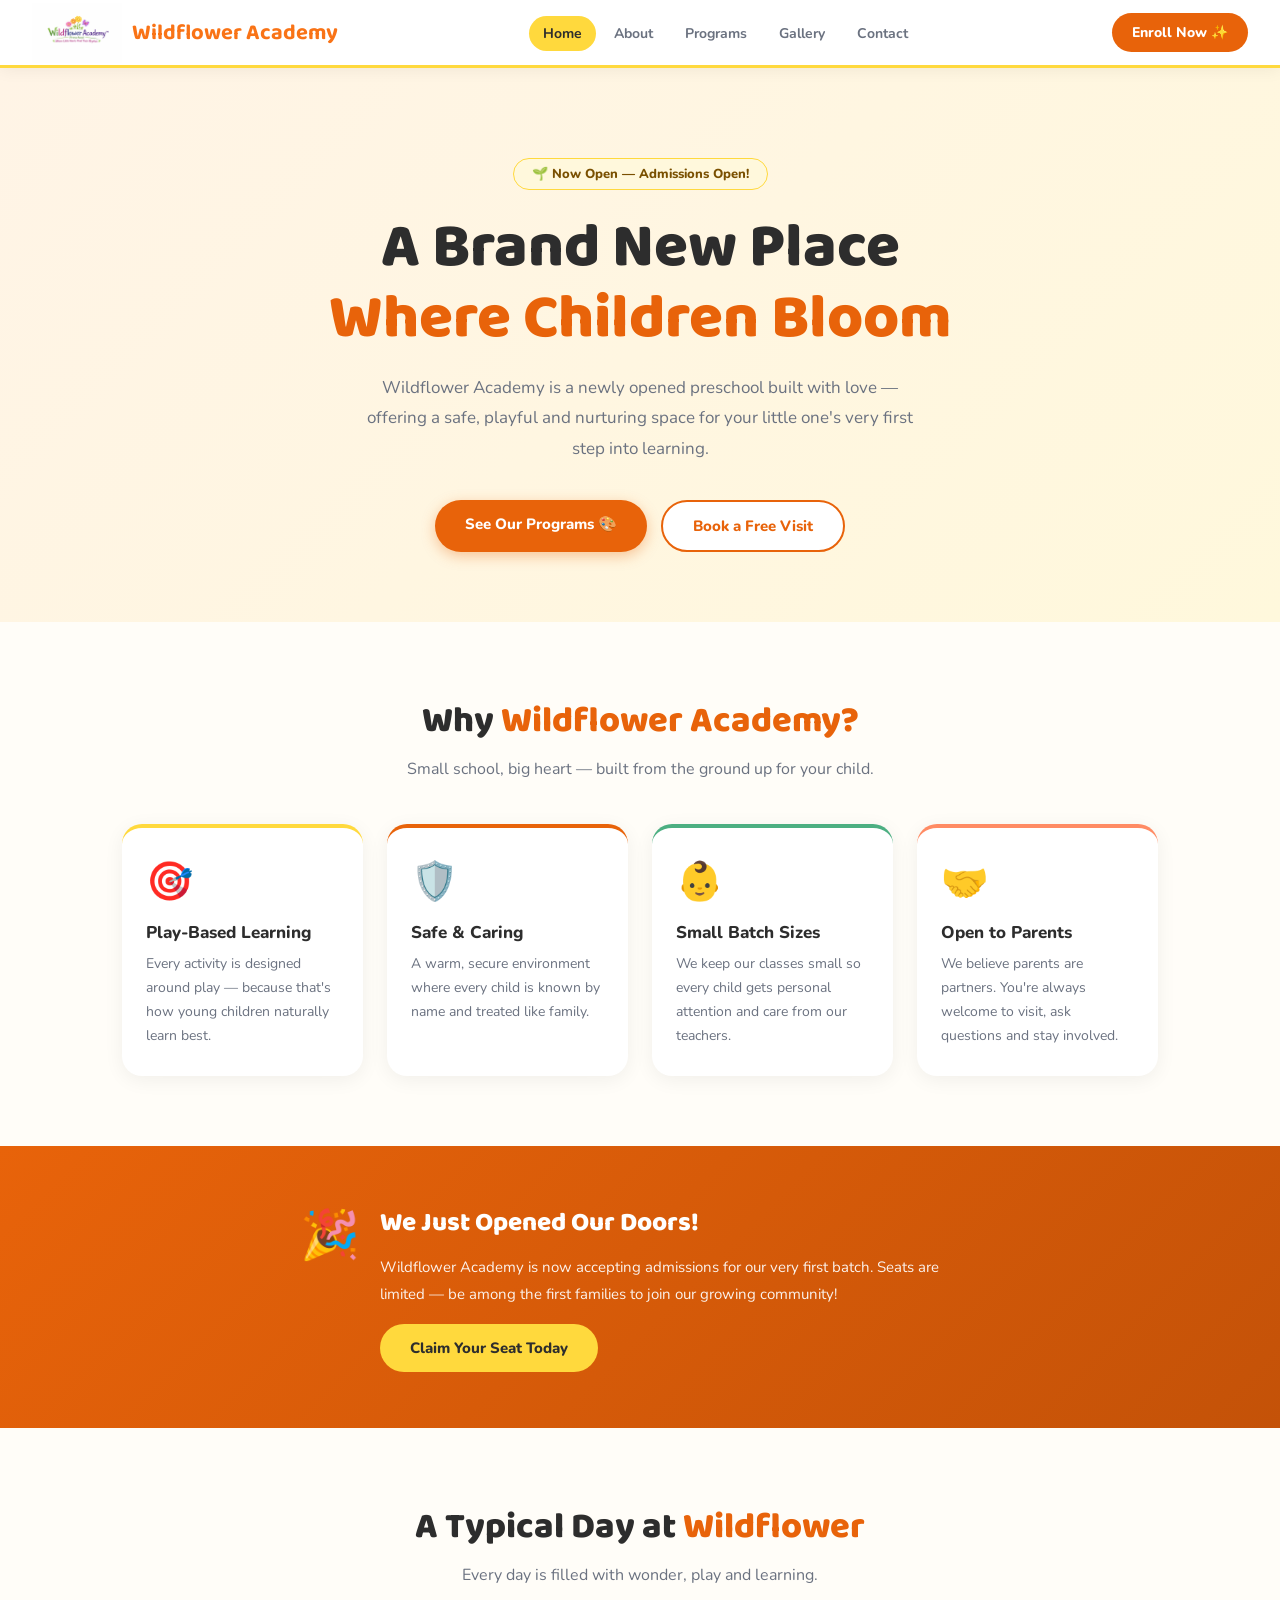
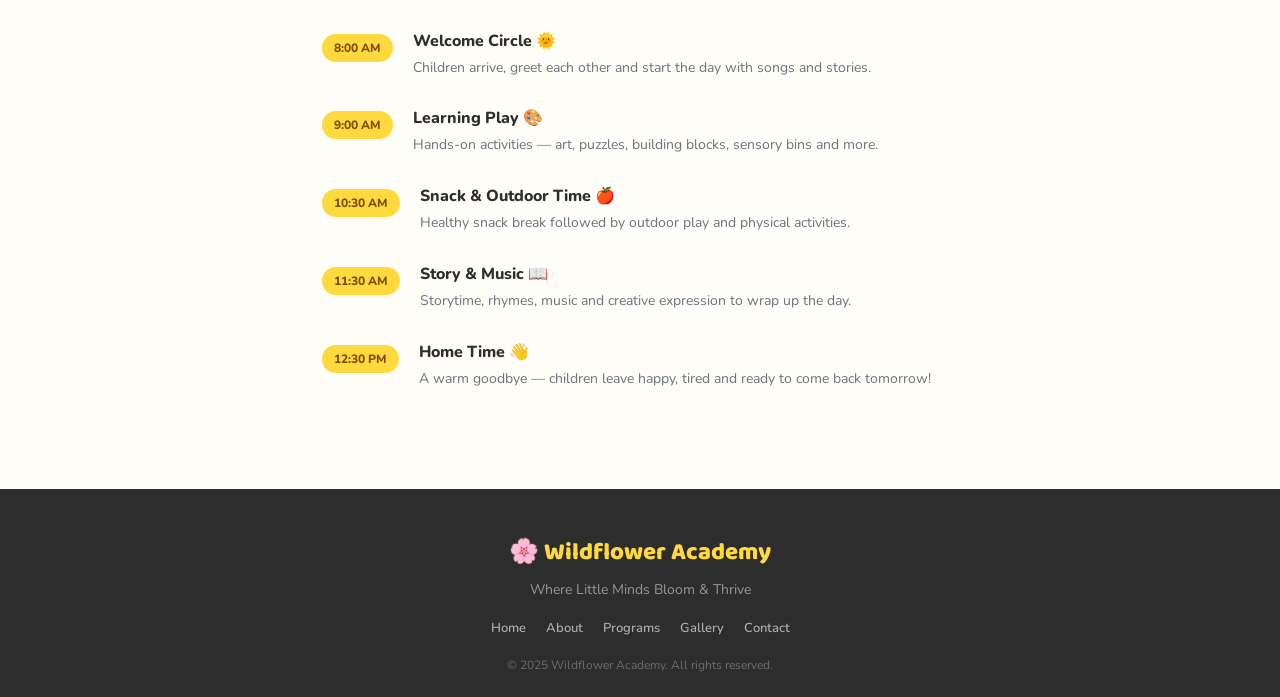
<file: index.html>
<!DOCTYPE html>
<html lang="en">
<head>
  <meta charset="UTF-8" />
  <meta name="viewport" content="width=device-width, initial-scale=1.0" />
  <title>Wildflower Academy – Preschool</title>
  <!-- SEO -->
<meta name="description" content="Wildflower Academy is a new preschool offering Playgroup, Nursery, Jr. KG, Sr. KG and Daycare. A safe, playful and nurturing start for your child." />
<meta name="keywords" content="preschool, playgroup, nursery, junior kg, senior kg, daycare, YOUR CITY preschool, Wildflower Academy" />
<meta name="author" content="Wildflower Academy" />
<meta property="og:title" content="Wildflower Academy – Preschool" />
<meta property="og:description" content="A joyful new preschool where little minds bloom and thrive. Now enrolling!" />
<meta property="og:type" content="website" />
<meta property="og:url" content="https://wildfloweracademy.in" />
<link rel="canonical" href="https://wildfloweracademy.in" />
  <link href="https://fonts.googleapis.com/css2?family=Baloo+2:wght@400;600;700;800&family=Nunito:wght@400;600;700;800&display=swap" rel="stylesheet" />
  <link rel="stylesheet" href="style.css" />
</head>
<body>

  <!-- NAVBAR -->
  <nav class="navbar">
    <div class="nav-logo">
    <div style="display:flex;align-items:center;gap:10px;">
  <img src="Logo.png" alt="Wildflower Academy" style="height:60px;">
  <span style="font-size:22px;font-weight:700;color:#f97316;">
    Wildflower Academy
  </span>
</div>
    </div>
    <ul class="nav-links">
      <li><a href="index.html" class="active">Home</a></li>
      <li><a href="about.html">About</a></li>
      <li><a href="programs.html">Programs</a></li>
      <li><a href="gallery.html">Gallery</a></li>
      <li><a href="contact.html">Contact</a></li>
    </ul>
    <a href="contact.html" class="nav-cta">Enroll Now ✨</a>
    <button class="hamburger" id="hamburger">&#9776;</button>
  </nav>

  <!-- HERO -->
  <section class="hero">
    <div class="hero-content">
      <span class="hero-badge">🌱 Now Open — Admissions Open!</span>
      <h1>A Brand New Place<br><span>Where Children Bloom</span></h1>
      <p>Wildflower Academy is a newly opened preschool built with love — offering a safe, playful and nurturing space for your little one's very first step into learning.</p>
      <div class="hero-buttons">
        <a href="programs.html" class="btn-primary">See Our Programs 🎨</a>
        <a href="contact.html" class="btn-secondary">Book a Free Visit</a>
      </div>
    </div>
  </section>

  <!-- WHY US -->
  <section class="features">
    <h2 class="section-title">Why <span>Wildflower Academy?</span></h2>
    <p class="section-sub">Small school, big heart — built from the ground up for your child.</p>
    <div class="features-grid">
      <div class="feature-card">
        <span class="feature-icon">🎯</span>
        <h3>Play-Based Learning</h3>
        <p>Every activity is designed around play — because that's how young children naturally learn best.</p>
      </div>
      <div class="feature-card">
        <span class="feature-icon">🛡️</span>
        <h3>Safe & Caring</h3>
        <p>A warm, secure environment where every child is known by name and treated like family.</p>
      </div>
      <div class="feature-card">
        <span class="feature-icon">👶</span>
        <h3>Small Batch Sizes</h3>
        <p>We keep our classes small so every child gets personal attention and care from our teachers.</p>
      </div>
      <div class="feature-card">
        <span class="feature-icon">🤝</span>
        <h3>Open to Parents</h3>
        <p>We believe parents are partners. You're always welcome to visit, ask questions and stay involved.</p>
      </div>
    </div>
  </section>

  <!-- OPENING ANNOUNCEMENT -->
  <section class="announcement">
    <div class="announcement-inner">
      <span class="announce-icon">🎉</span>
      <div>
        <h3>We Just Opened Our Doors!</h3>
        <p>Wildflower Academy is now accepting admissions for our very first batch. Seats are limited — be among the first families to join our growing community!</p>
        <a href="contact.html" class="btn-primary" style="margin-top: 16px; display: inline-block;">Claim Your Seat Today</a>
      </div>
    </div>
  </section>

  <!-- WHAT TO EXPECT -->
  <section class="expect">
    <h2 class="section-title">A Typical Day at <span>Wildflower</span></h2>
    <p class="section-sub">Every day is filled with wonder, play and learning.</p>
    <div class="timeline">
      <div class="timeline-item">
        <span class="time-badge">8:00 AM</span>
        <div class="time-content">
          <h4>Welcome Circle 🌞</h4>
          <p>Children arrive, greet each other and start the day with songs and stories.</p>
        </div>
      </div>
      <div class="timeline-item">
        <span class="time-badge">9:00 AM</span>
        <div class="time-content">
          <h4>Learning Play 🎨</h4>
          <p>Hands-on activities — art, puzzles, building blocks, sensory bins and more.</p>
        </div>
      </div>
      <div class="timeline-item">
        <span class="time-badge">10:30 AM</span>
        <div class="time-content">
          <h4>Snack & Outdoor Time 🍎</h4>
          <p>Healthy snack break followed by outdoor play and physical activities.</p>
        </div>
      </div>
      <div class="timeline-item">
        <span class="time-badge">11:30 AM</span>
        <div class="time-content">
          <h4>Story & Music 📖</h4>
          <p>Storytime, rhymes, music and creative expression to wrap up the day.</p>
        </div>
      </div>
      <div class="timeline-item">
        <span class="time-badge">12:30 PM</span>
        <div class="time-content">
          <h4>Home Time 👋</h4>
          <p>A warm goodbye — children leave happy, tired and ready to come back tomorrow!</p>
        </div>
      </div>
    </div>
  </section>

  <!-- FOOTER -->
  <footer class="footer">
    <div class="footer-logo">🌸 Wildflower Academy</div>
    <p class="footer-tagline">Where Little Minds Bloom & Thrive</p>
    <div class="footer-links">
      <a href="index.html">Home</a>
      <a href="about.html">About</a>
      <a href="programs.html">Programs</a>
      <a href="gallery.html">Gallery</a>
      <a href="contact.html">Contact</a>
    </div>
    <p class="footer-copy">© 2025 Wildflower Academy. All rights reserved.</p>
  </footer>

  <script src="script.js"></script>
</body>
</html>
</file>
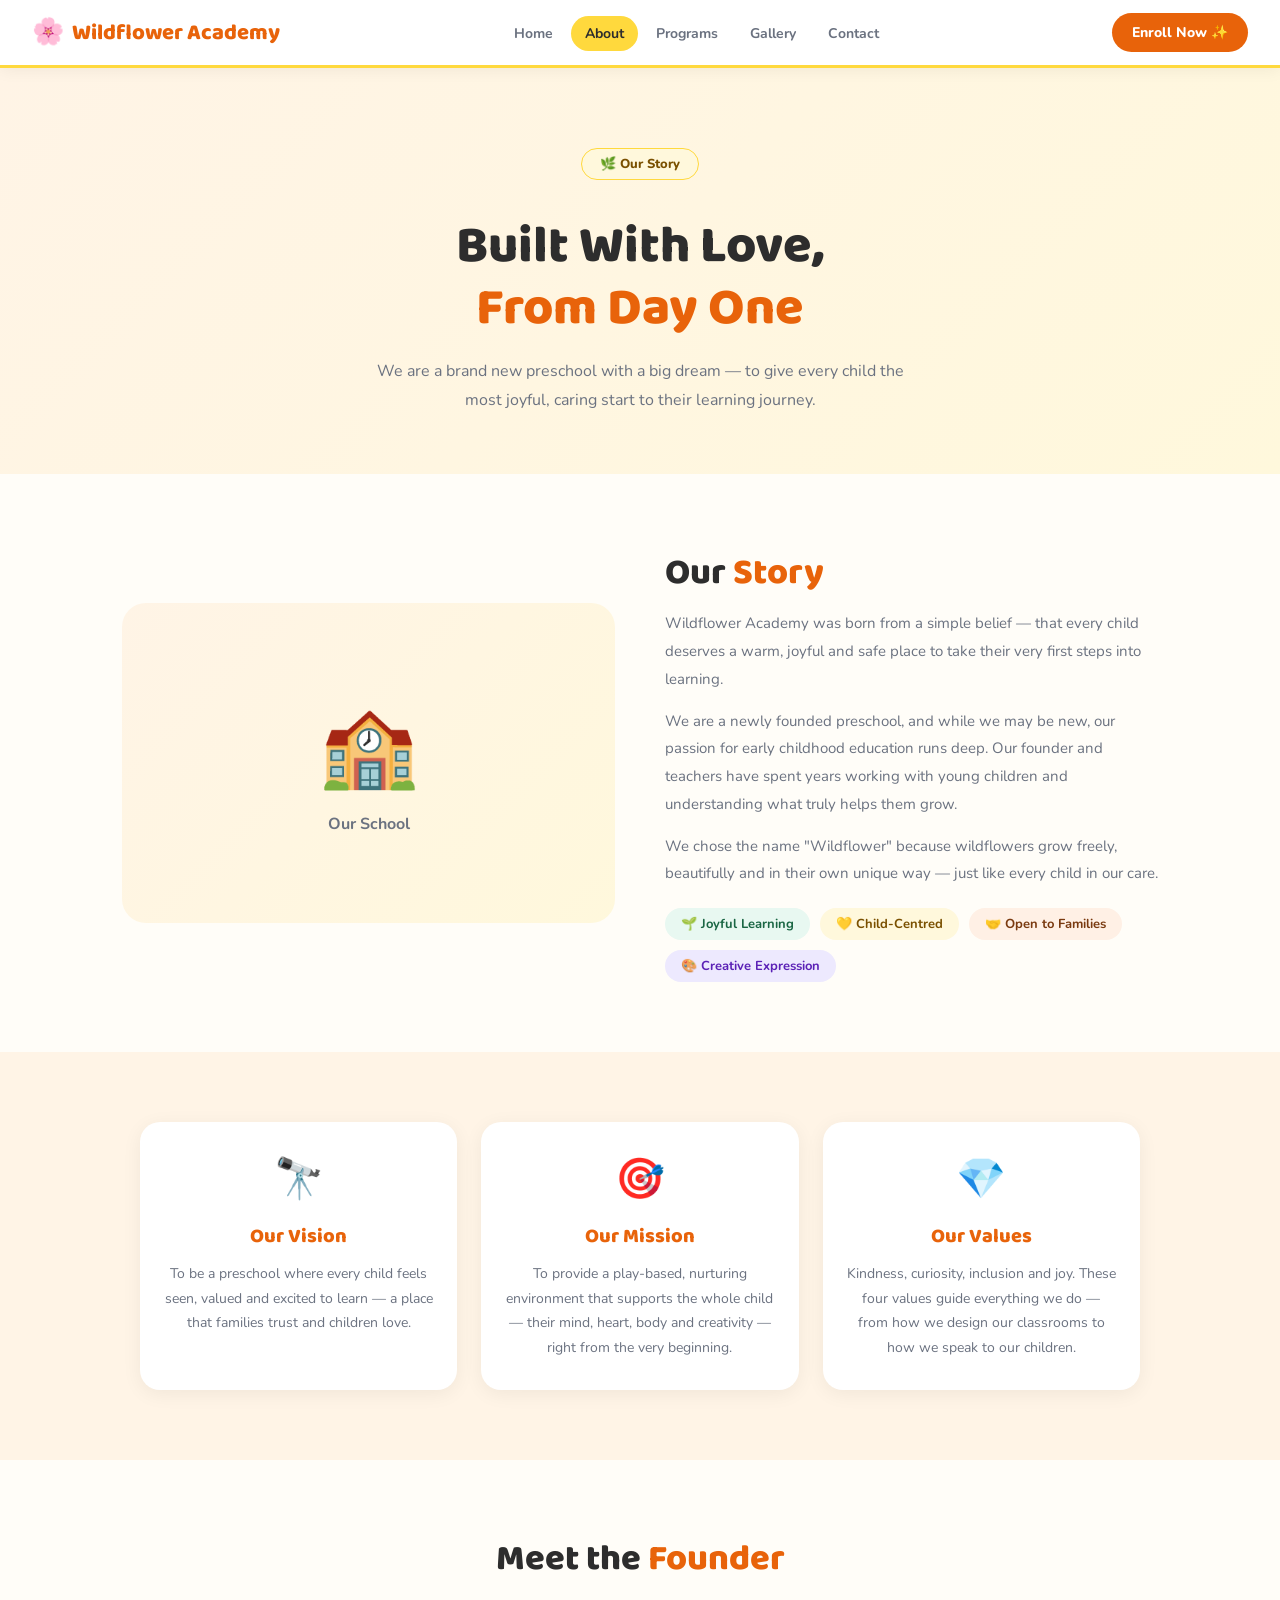
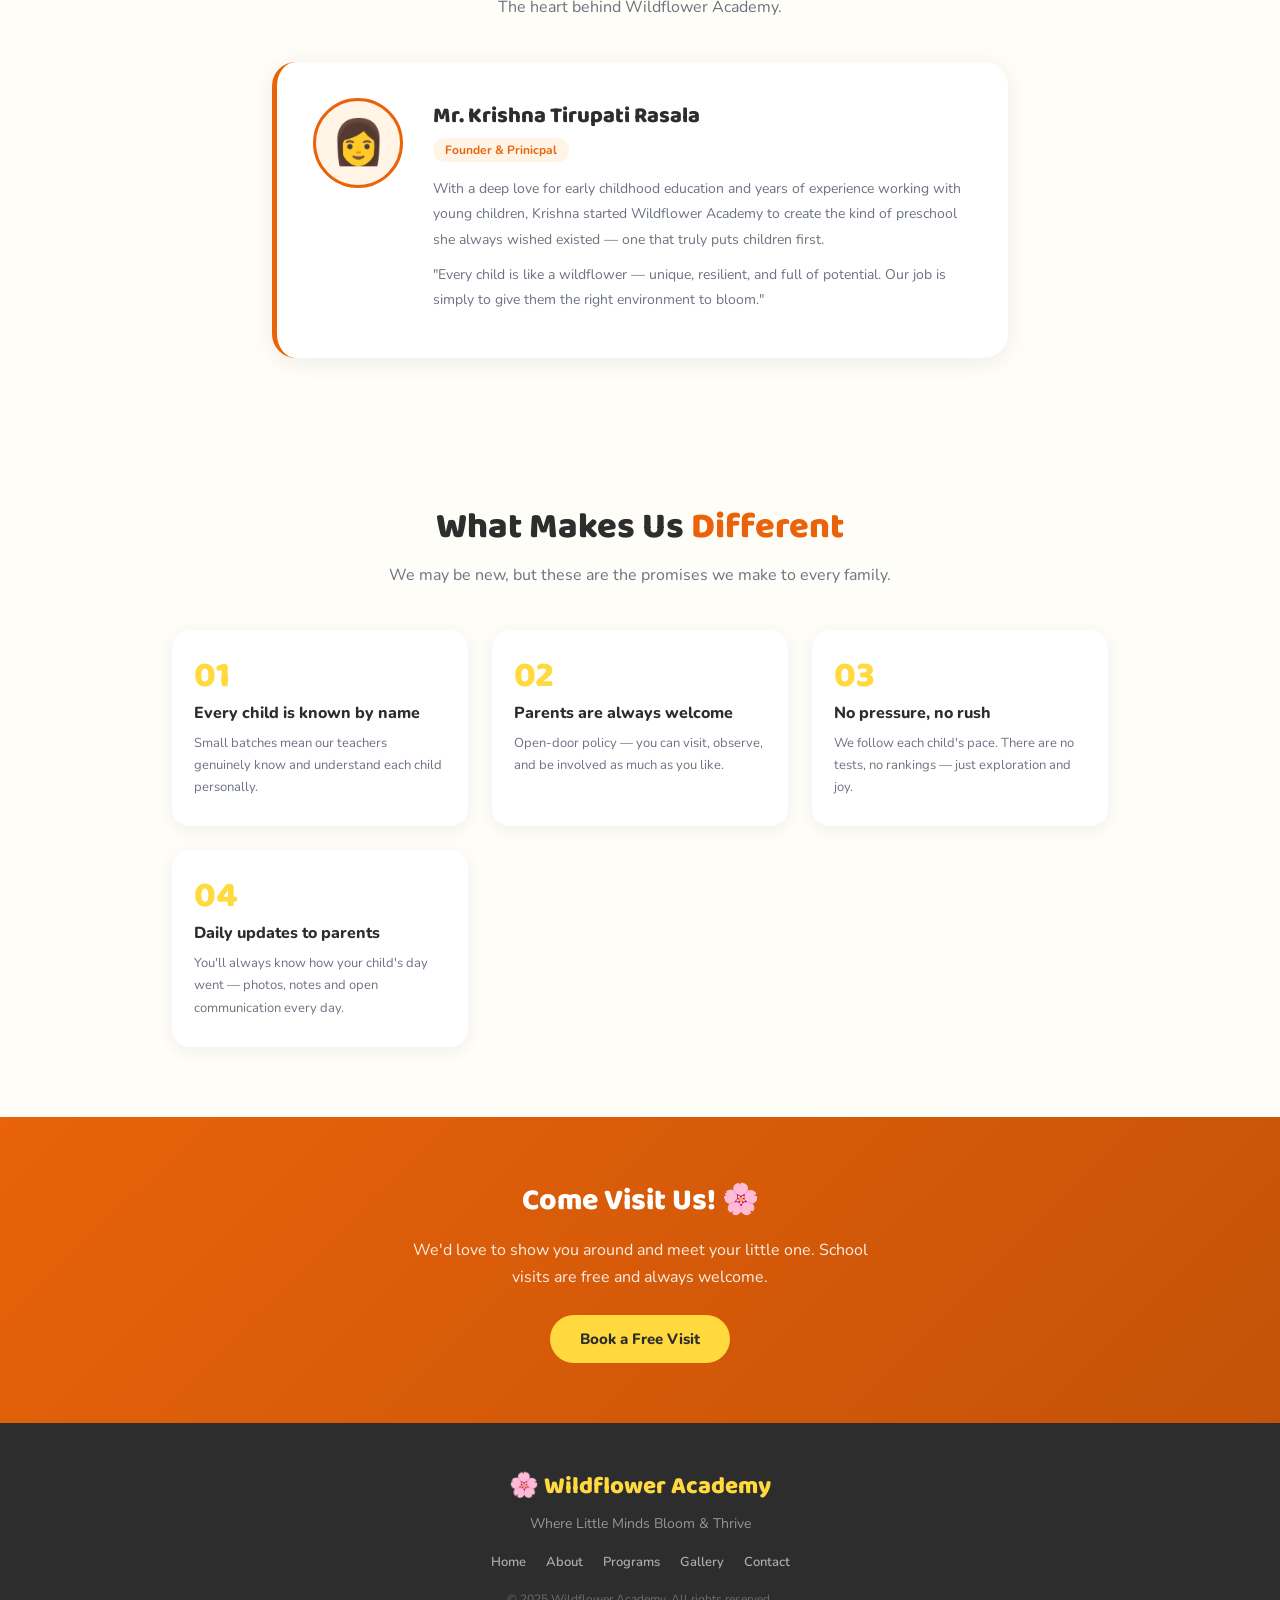
<file: about.html>
<!DOCTYPE html>
<html lang="en">
<head>
  <meta charset="UTF-8" />
  <meta name="viewport" content="width=device-width, initial-scale=1.0" />
  <title>About Us – Wildflower Academy</title>
<!-- SEO -->
<meta name="description" content="Learn about Wildflower Academy — our story, vision, mission and the passionate team behind our new preschool." />
<meta name="keywords" content="about Wildflower Academy, preschool founder, new preschool Pune" />
<meta property="og:title" content="About Us – Wildflower Academy" />
<meta property="og:description" content="Built with love from day one — meet the team behind Wildflower Academy preschool." />
<meta property="og:type" content="website" />

  <link href="https://fonts.googleapis.com/css2?family=Baloo+2:wght@400;600;700;800&family=Nunito:wght@400;600;700;800&display=swap" rel="stylesheet" />
  <link rel="stylesheet" href="style.css" />
</head>
<body>

  <!-- NAVBAR -->
  <nav class="navbar">
    <div class="nav-logo">
      <span class="logo-icon">🌸</span>
      Wildflower Academy
    </div>
    <ul class="nav-links">
      <li><a href="index.html">Home</a></li>
      <li><a href="about.html" class="active">About</a></li>
      <li><a href="programs.html">Programs</a></li>
      <li><a href="gallery.html">Gallery</a></li>
      <li><a href="contact.html">Contact</a></li>
    </ul>
    <a href="contact.html" class="nav-cta">Enroll Now ✨</a>
    <button class="hamburger" id="hamburger">&#9776;</button>
  </nav>

  <!-- PAGE HERO -->
  <section class="page-hero green-hero">
    <span class="hero-badge">🌿 Our Story</span>
    <h1>Built With Love,<br><span>From Day One</span></h1>
    <p>We are a brand new preschool with a big dream — to give every child the most joyful, caring start to their learning journey.</p>
  </section>

  <!-- OUR STORY -->
  <section class="about-section">
    <div class="about-grid">
      <div class="about-image-box">
        <span>🏫</span>
        <p>Our School</p>
      </div>
      <div class="about-text">
        <h2 class="section-title" style="text-align:left;">Our <span>Story</span></h2>
        <p>Wildflower Academy was born from a simple belief — that every child deserves a warm, joyful and safe place to take their very first steps into learning.</p>
        <p>We are a newly founded preschool, and while we may be new, our passion for early childhood education runs deep. Our founder and teachers have spent years working with young children and understanding what truly helps them grow.</p>
        <p>We chose the name "Wildflower" because wildflowers grow freely, beautifully and in their own unique way — just like every child in our care.</p>
        <div class="value-pills">
          <span class="pill green-pill">🌱 Joyful Learning</span>
          <span class="pill yellow-pill">💛 Child-Centred</span>
          <span class="pill peach-pill">🤝 Open to Families</span>
          <span class="pill purple-pill">🎨 Creative Expression</span>
        </div>
      </div>
    </div>
  </section>

  <!-- OUR VISION & MISSION -->
  <section class="vm-section">
    <div class="vm-grid">
      <div class="vm-card">
        <span class="vm-icon">🔭</span>
        <h3>Our Vision</h3>
        <p>To be a preschool where every child feels seen, valued and excited to learn — a place that families trust and children love.</p>
      </div>
      <div class="vm-card">
        <span class="vm-icon">🎯</span>
        <h3>Our Mission</h3>
        <p>To provide a play-based, nurturing environment that supports the whole child — their mind, heart, body and creativity — right from the very beginning.</p>
      </div>
      <div class="vm-card">
        <span class="vm-icon">💎</span>
        <h3>Our Values</h3>
        <p>Kindness, curiosity, inclusion and joy. These four values guide everything we do — from how we design our classrooms to how we speak to our children.</p>
      </div>
    </div>
  </section>

  <!-- MEET THE FOUNDER -->
  <section class="founder-section">
    <h2 class="section-title">Meet the <span>Founder</span></h2>
    <p class="section-sub">The heart behind Wildflower Academy.</p>
    <div class="founder-card">
      <div class="founder-avatar">👩</div>
      <div class="founder-info">
        <h3>Mr. Krishna Tirupati Rasala</h3>
        <span class="founder-role">Founder & Prinicpal</span>
        <p>With a deep love for early childhood education and years of experience working with young children, Krishna started Wildflower Academy to create the kind of preschool she always wished existed — one that truly puts children first.</p>
        <p>"Every child is like a wildflower — unique, resilient, and full of potential. Our job is simply to give them the right environment to bloom."</p>
      </div>
    </div>
  </section>

  <!-- WHAT MAKES US DIFFERENT -->
  <section class="different-section">
    <h2 class="section-title">What Makes Us <span>Different</span></h2>
    <p class="section-sub">We may be new, but these are the promises we make to every family.</p>
    <div class="diff-grid">
      <div class="diff-item">
        <span class="diff-num">01</span>
        <h4>Every child is known by name</h4>
        <p>Small batches mean our teachers genuinely know and understand each child personally.</p>
      </div>
      <div class="diff-item">
        <span class="diff-num">02</span>
        <h4>Parents are always welcome</h4>
        <p>Open-door policy — you can visit, observe, and be involved as much as you like.</p>
      </div>
      <div class="diff-item">
        <span class="diff-num">03</span>
        <h4>No pressure, no rush</h4>
        <p>We follow each child's pace. There are no tests, no rankings — just exploration and joy.</p>
      </div>
      <div class="diff-item">
        <span class="diff-num">04</span>
        <h4>Daily updates to parents</h4>
        <p>You'll always know how your child's day went — photos, notes and open communication every day.</p>
      </div>
    </div>
  </section>

  <!-- CTA -->
  <section class="cta-strip">
    <h3>Come Visit Us! 🌸</h3>
    <p>We'd love to show you around and meet your little one. School visits are free and always welcome.</p>
    <a href="contact.html" class="btn-primary">Book a Free Visit</a>
  </section>

  <!-- FOOTER -->
  <footer class="footer">
    <div class="footer-logo">🌸 Wildflower Academy</div>
    <p class="footer-tagline">Where Little Minds Bloom & Thrive</p>
    <div class="footer-links">
      <a href="index.html">Home</a>
      <a href="about.html">About</a>
      <a href="programs.html">Programs</a>
      <a href="gallery.html">Gallery</a>
      <a href="contact.html">Contact</a>
    </div>
    <p class="footer-copy">© 2025 Wildflower Academy. All rights reserved.</p>
  </footer>

  <script src="script.js"></script>
</body>
</html>
</file>
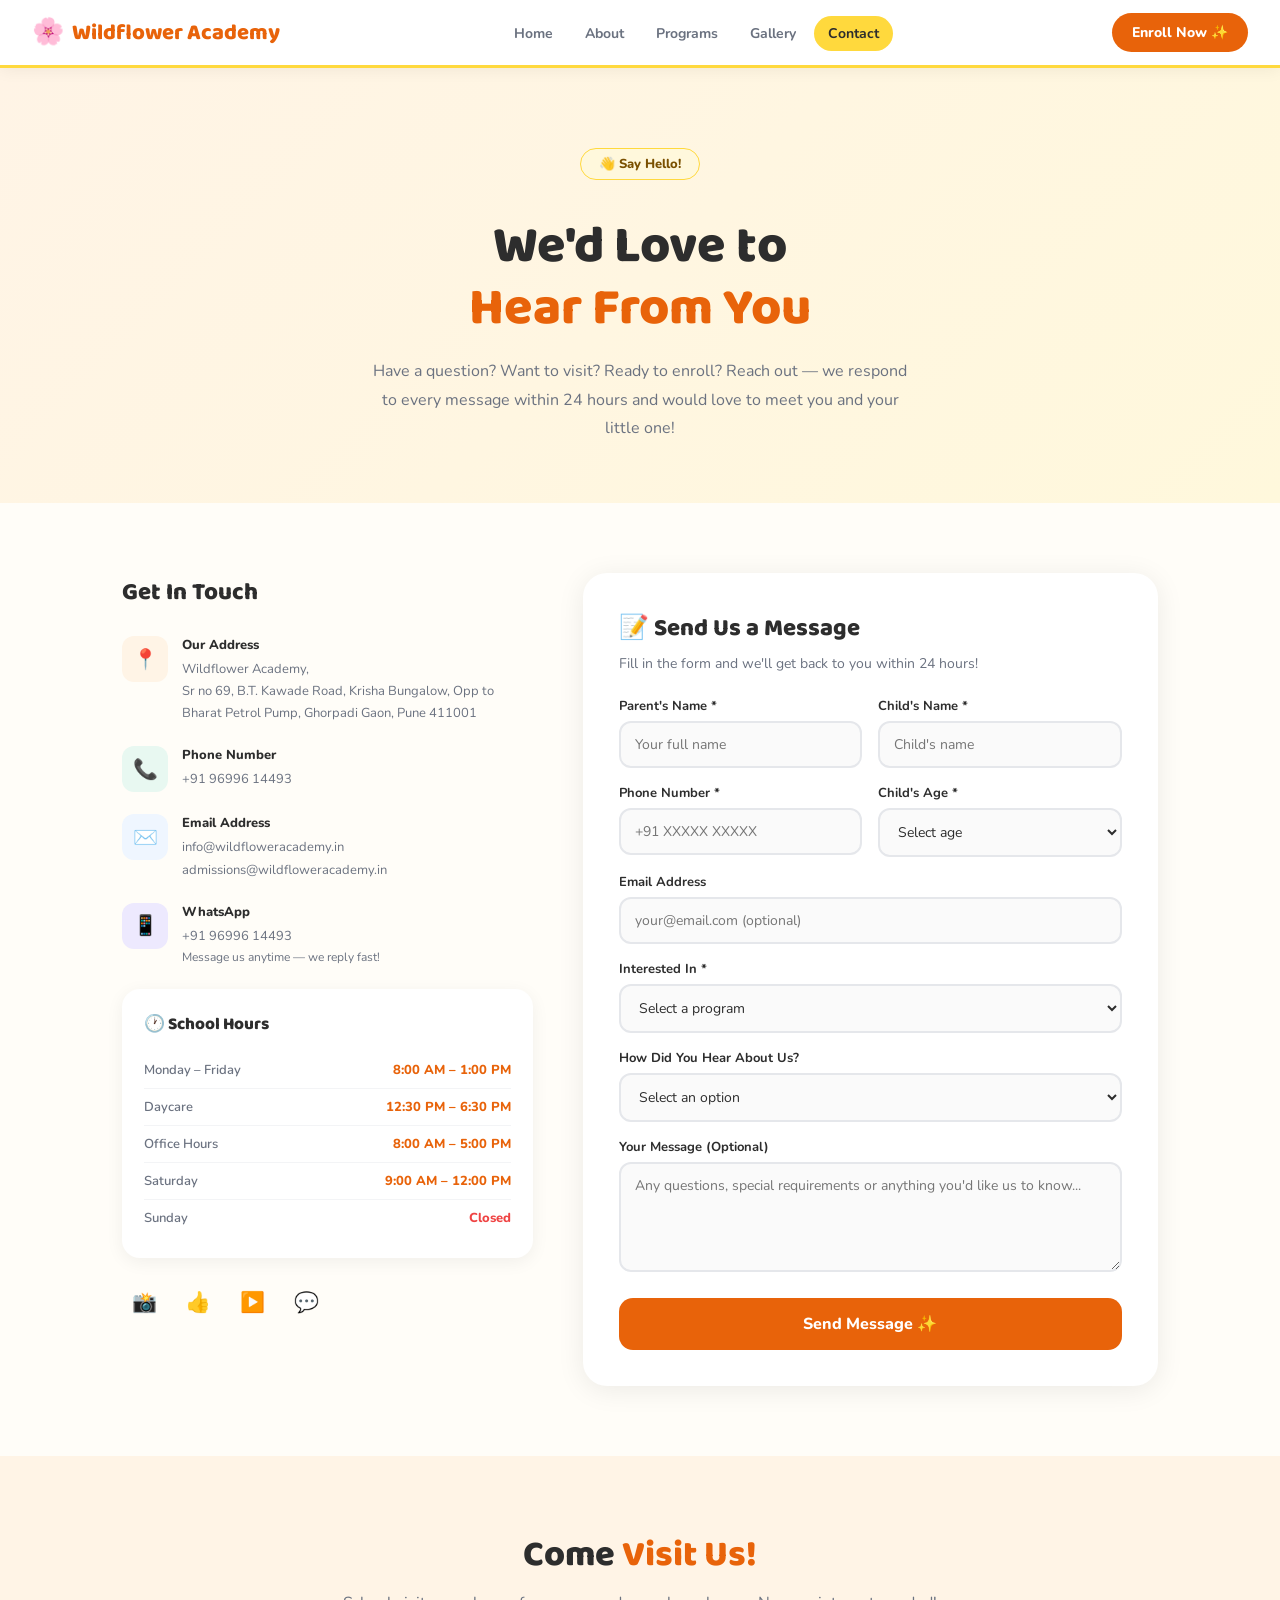
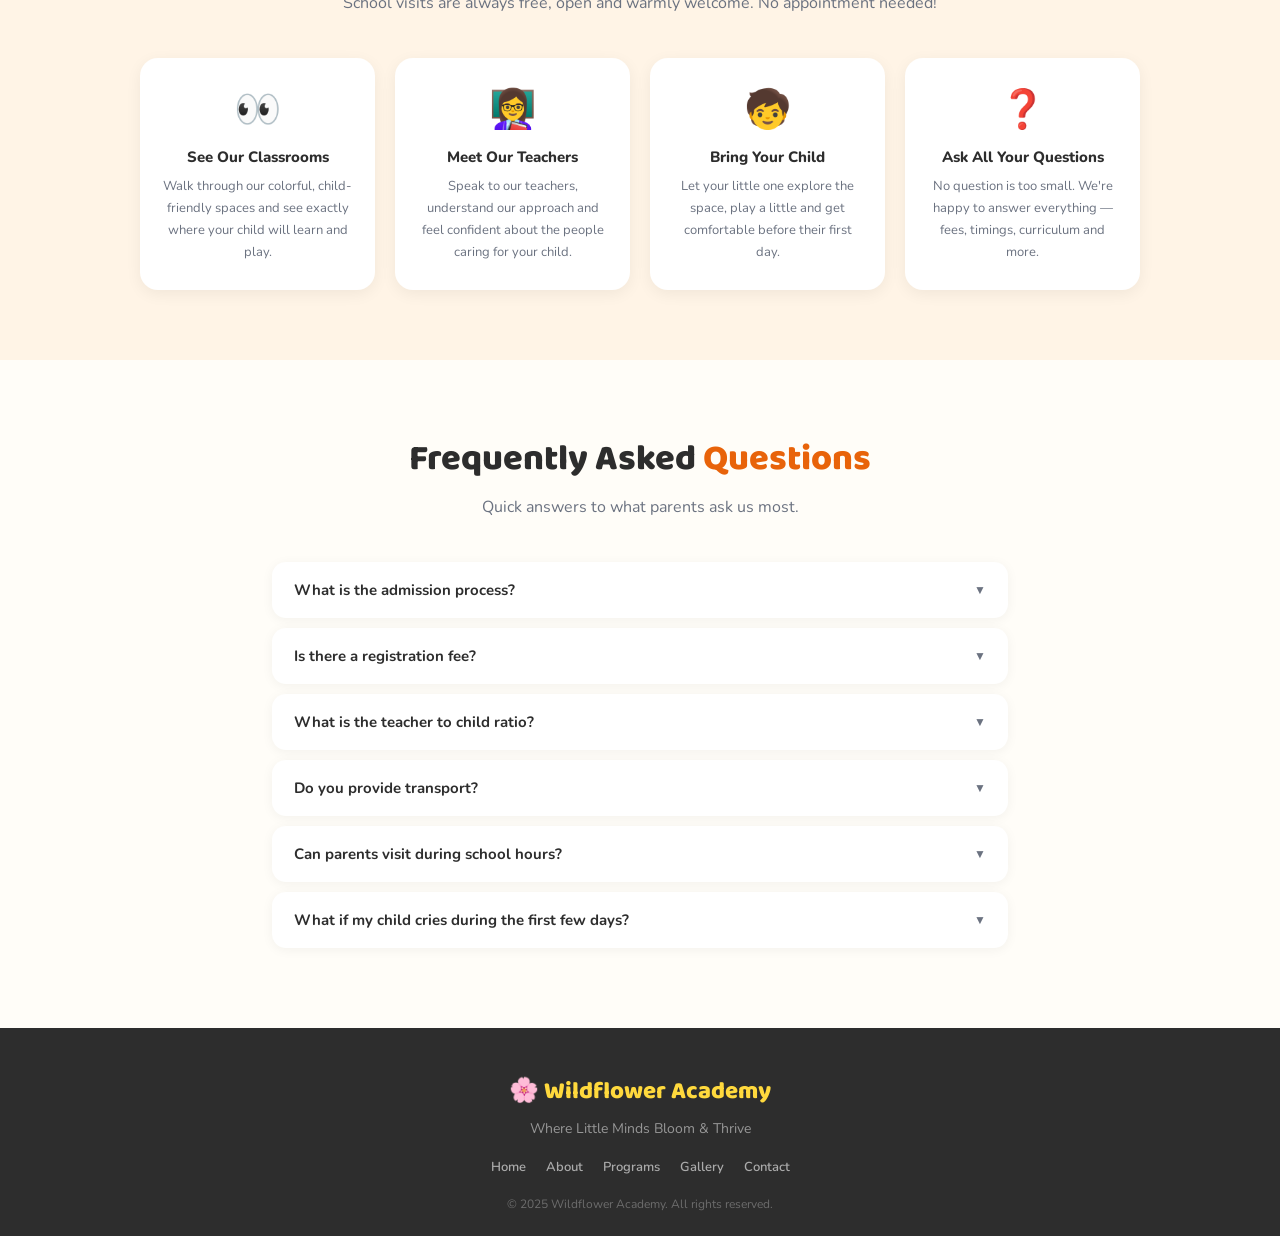
<file: contact.html>
<!DOCTYPE html>
<html lang="en">
<head>
  <meta charset="UTF-8" />
  <meta name="viewport" content="width=device-width, initial-scale=1.0" />
  <title>Contact Us – Wildflower Academy</title>
  <!-- SEO -->
<meta name="description" content="Contact Wildflower Academy to book a free school visit, ask about admissions or enquire about our programs. We respond within 24 hours!" />
<meta name="keywords" content="contact Wildflower Academy, preschool admission enquiry, book school visit Pune" />
<meta property="og:title" content="Contact Us – Wildflower Academy" />
<meta property="og:description" content="Get in touch with Wildflower Academy — we'd love to meet you and your little one!" />
<meta property="og:type" content="website" />
  <link href="https://fonts.googleapis.com/css2?family=Baloo+2:wght@400;600;700;800&family=Nunito:wght@400;600;700;800&display=swap" rel="stylesheet" />
  <link rel="stylesheet" href="style.css" />
</head>
<body>

  <!-- NAVBAR -->
  <nav class="navbar">
    <div class="nav-logo">
      <span class="logo-icon">🌸</span>
      Wildflower Academy
    </div>
    <ul class="nav-links">
      <li><a href="index.html">Home</a></li>
      <li><a href="about.html">About</a></li>
      <li><a href="programs.html">Programs</a></li>
      <li><a href="gallery.html">Gallery</a></li>
      <li><a href="contact.html" class="active">Contact</a></li>
    </ul>
    <a href="contact.html" class="nav-cta">Enroll Now ✨</a>
    <button class="hamburger" id="hamburger">&#9776;</button>
  </nav>

  <!-- PAGE HERO -->
  <section class="page-hero contact-hero">
    <span class="hero-badge">👋 Say Hello!</span>
    <h1>We'd Love to<br><span>Hear From You</span></h1>
    <p>Have a question? Want to visit? Ready to enroll? Reach out — we respond to every message within 24 hours and would love to meet you and your little one!</p>
  </section>

  <!-- CONTACT MAIN -->
  <section class="contact-section">
    <div class="contact-grid">

      <!-- LEFT: INFO -->
      <div class="contact-info-col">

        <h2 class="contact-info-title">Get In Touch</h2>

        <div class="contact-item">
          <div class="contact-icon-box orange-box">📍</div>
          <div>
            <h4>Our Address</h4>
            <p>Wildflower Academy,<br>Sr no 69, B.T. Kawade Road, Krisha Bungalow, Opp to Bharat Petrol Pump, Ghorpadi Gaon, Pune 411001</p>
          </div>
        </div>

        <div class="contact-item">
          <div class="contact-icon-box green-box">📞</div>
          <div>
            <h4>Phone Number</h4>
            <p>+91 96996 14493</p>
          </div>
        </div>
        <div class="contact-item">
          <div class="contact-icon-box blue-box">✉️</div>
          <div>
            <h4>Email Address</h4>
            <p>info@wildfloweracademy.in</p>
            <p>admissions@wildfloweracademy.in</p>
          </div>
        </div>

        <div class="contact-item">
          <div class="contact-icon-box purple-box">📱</div>
          <div>
            <h4>WhatsApp</h4>
            <p>+91 96996 14493</p>
            <p style="font-size:12px; color: var(--muted);">Message us anytime — we reply fast!</p>
          </div>
        </div>

        <!-- HOURS -->
        <div class="hours-box">
          <h3>🕐 School Hours</h3>
          <div class="hours-row">
            <span class="hours-day">Monday – Friday</span>
            <span class="hours-time">8:00 AM – 1:00 PM</span>
          </div>
          <div class="hours-row">
            <span class="hours-day">Daycare</span>
            <span class="hours-time">12:30 PM – 6:30 PM</span>
          </div>
          <div class="hours-row">
            <span class="hours-day">Office Hours</span>
            <span class="hours-time">8:00 AM – 5:00 PM</span>
          </div>
          <div class="hours-row">
            <span class="hours-day">Saturday</span>
            <span class="hours-time">9:00 AM – 12:00 PM</span>
          </div>
          <div class="hours-row last-row">
            <span class="hours-day">Sunday</span>
            <span class="hours-time closed">Closed</span>
          </div>
        </div>

        <!-- SOCIAL -->
        <div class="social-row">
          <div class="social-icon instagram-icon">📸</div>
          <div class="social-icon facebook-icon">👍</div>
          <div class="social-icon youtube-icon">▶️</div>
          <div class="social-icon whatsapp-icon">💬</div>
        </div>

      </div>

      <!-- RIGHT: FORM -->
      <div class="contact-form-col">
        <div class="contact-form-card">
          <h2>📝 Send Us a Message</h2>
          <p class="form-subtitle">Fill in the form and we'll get back to you within 24 hours!</p>

          <div class="form-row">
            <div class="form-group">
              <label>Parent's Name *</label>
              <input type="text" id="parentName" placeholder="Your full name" />
              <span class="field-error" id="err-parentName">Please enter your name</span>
            </div>
            <div class="form-group">
              <label>Child's Name *</label>
              <input type="text" id="childName" placeholder="Child's name" />
              <span class="field-error" id="err-childName">Please enter child's name</span>
            </div>
          </div>

          <div class="form-row">
            <div class="form-group">
              <label>Phone Number *</label>
              <input type="tel" id="phone" placeholder="+91 XXXXX XXXXX" />
              <span class="field-error" id="err-phone">Please enter phone number</span>
            </div>
            <div class="form-group">
              <label>Child's Age *</label>
              <select id="childAge">
                <option value="">Select age</option>
                <option>1.5 – 2.5 years (Playgroup)</option>
                <option>2.5 – 3.5 years (Nursery)</option>
                <option>3.5 – 4.5 years (Jr. KG)</option>
                <option>4.5 – 6 years (Sr. KG)</option>
                <option>Need Daycare</option>
              </select>
              <span class="field-error" id="err-childAge">Please select child's age</span>
            </div>
          </div>

          <div class="form-group">
            <label>Email Address</label>
            <input type="email" id="email" placeholder="your@email.com (optional)" />
          </div>

          <div class="form-group">
            <label>Interested In *</label>
            <select id="interest">
              <option value="">Select a program</option>
              <option>Playgroup</option>
              <option>Nursery</option>
              <option>Jr. KG</option>
              <option>Sr. KG</option>
              <option>Daycare</option>
              <option>Daycare + Program</option>
              <option>School Visit / Tour</option>
              <option>General Enquiry</option>
            </select>
            <span class="field-error" id="err-interest">Please select a program</span>
          </div>

          <div class="form-group">
            <label>How Did You Hear About Us?</label>
            <select id="source">
              <option value="">Select an option</option>
              <option>Friend or Family</option>
              <option>Google Search</option>
              <option>Instagram</option>
              <option>Facebook</option>
              <option>Pamphlet / Flyer</option>
              <option>Walked Past the School</option>
              <option>Other</option>
            </select>
          </div>

          <div class="form-group">
            <label>Your Message (Optional)</label>
            <textarea id="message" placeholder="Any questions, special requirements or anything you'd like us to know..."></textarea>
          </div>

          <button class="submit-btn" id="submitBtn" onclick="submitForm()">
            Send Message ✨
          </button>

          <!-- SUCCESS MESSAGE -->
          <div class="success-msg" id="successMsg">
            <span class="success-icon">🎉</span>
            <div>
              <h4>Message Sent!</h4>
              <p>Thank you for reaching out! We'll contact you within 24 hours to answer your questions and schedule a visit.</p>
            </div>
          </div>

        </div>
      </div>

    </div>
  </section>

  <!-- VISIT SECTION -->
  <section class="visit-section">
    <h2 class="section-title">Come <span>Visit Us!</span></h2>
    <p class="section-sub">School visits are always free, open and warmly welcome. No appointment needed!</p>
    <div class="visit-grid">
      <div class="visit-card">
        <span>👀</span>
        <h4>See Our Classrooms</h4>
        <p>Walk through our colorful, child-friendly spaces and see exactly where your child will learn and play.</p>
      </div>
      <div class="visit-card">
        <span>👩‍🏫</span>
        <h4>Meet Our Teachers</h4>
        <p>Speak to our teachers, understand our approach and feel confident about the people caring for your child.</p>
      </div>
      <div class="visit-card">
        <span>🧒</span>
        <h4>Bring Your Child</h4>
        <p>Let your little one explore the space, play a little and get comfortable before their first day.</p>
      </div>
      <div class="visit-card">
        <span>❓</span>
        <h4>Ask All Your Questions</h4>
        <p>No question is too small. We're happy to answer everything — fees, timings, curriculum and more.</p>
      </div>
    </div>
  </section>

  <!-- FAQ -->
  <section class="faq-section">
    <h2 class="section-title">Frequently Asked <span>Questions</span></h2>
    <p class="section-sub">Quick answers to what parents ask us most.</p>
    <div class="faq-list">

      <div class="faq-item" onclick="toggleFaq(this)">
        <div class="faq-question">
          <span>What is the admission process?</span>
          <span class="faq-arrow">▼</span>
        </div>
        <div class="faq-answer">
          Simply contact us, visit the school and fill out the admission form. We keep it simple — no entrance tests, no complicated procedures. Just a friendly chat and you're in!
        </div>
      </div>

      <div class="faq-item" onclick="toggleFaq(this)">
        <div class="faq-question">
          <span>Is there a registration fee?</span>
          <span class="faq-arrow">▼</span>
        </div>
        <div class="faq-answer">
          Yes, there is a one-time registration fee. Please contact us directly for the current fee structure as it may vary by program. We ensure complete transparency — no hidden charges.
        </div>
      </div>

      <div class="faq-item" onclick="toggleFaq(this)">
        <div class="faq-question">
          <span>What is the teacher to child ratio?</span>
          <span class="faq-arrow">▼</span>
        </div>
        <div class="faq-answer">
          We maintain a very low ratio — 1 teacher for every 6–8 children in Playgroup and Nursery, and 1 teacher for every 10–12 children in Jr. KG and Sr. KG. This ensures every child gets personal attention.
        </div>
      </div>

      <div class="faq-item" onclick="toggleFaq(this)">
        <div class="faq-question">
          <span>Do you provide transport?</span>
          <span class="faq-arrow">▼</span>
        </div>
        <div class="faq-answer">
          We are working on arranging safe, GPS-tracked transport for our students. Please contact us to check current availability for your area.
        </div>
      </div>

      <div class="faq-item" onclick="toggleFaq(this)">
        <div class="faq-question">
          <span>Can parents visit during school hours?</span>
          <span class="faq-arrow">▼</span>
        </div>
        <div class="faq-answer">
          Absolutely! We have an open-door policy. Parents are welcome to visit, observe and stay involved. We believe a strong parent-school partnership is key to a child's happiness and growth.
        </div>
      </div>

      <div class="faq-item" onclick="toggleFaq(this)">
        <div class="faq-question">
          <span>What if my child cries during the first few days?</span>
          <span class="faq-arrow">▼</span>
        </div>
        <div class="faq-answer">
          This is completely normal and we are very experienced in handling it! Our teachers are trained to comfort and settle new children with patience and love. We also offer a gentle settling-in period so children transition at their own pace.
        </div>
      </div>

    </div>
  </section>

  <!-- FOOTER -->
  <footer class="footer">
    <div class="footer-logo">🌸 Wildflower Academy</div>
    <p class="footer-tagline">Where Little Minds Bloom & Thrive</p>
    <div class="footer-links">
      <a href="index.html">Home</a>
      <a href="about.html">About</a>
      <a href="programs.html">Programs</a>
      <a href="gallery.html">Gallery</a>
      <a href="contact.html">Contact</a>
    </div>
    <p class="footer-copy">© 2025 Wildflower Academy. All rights reserved.</p>
  </footer>

  <script src="script.js"></script>
</body>
</html>
</file>
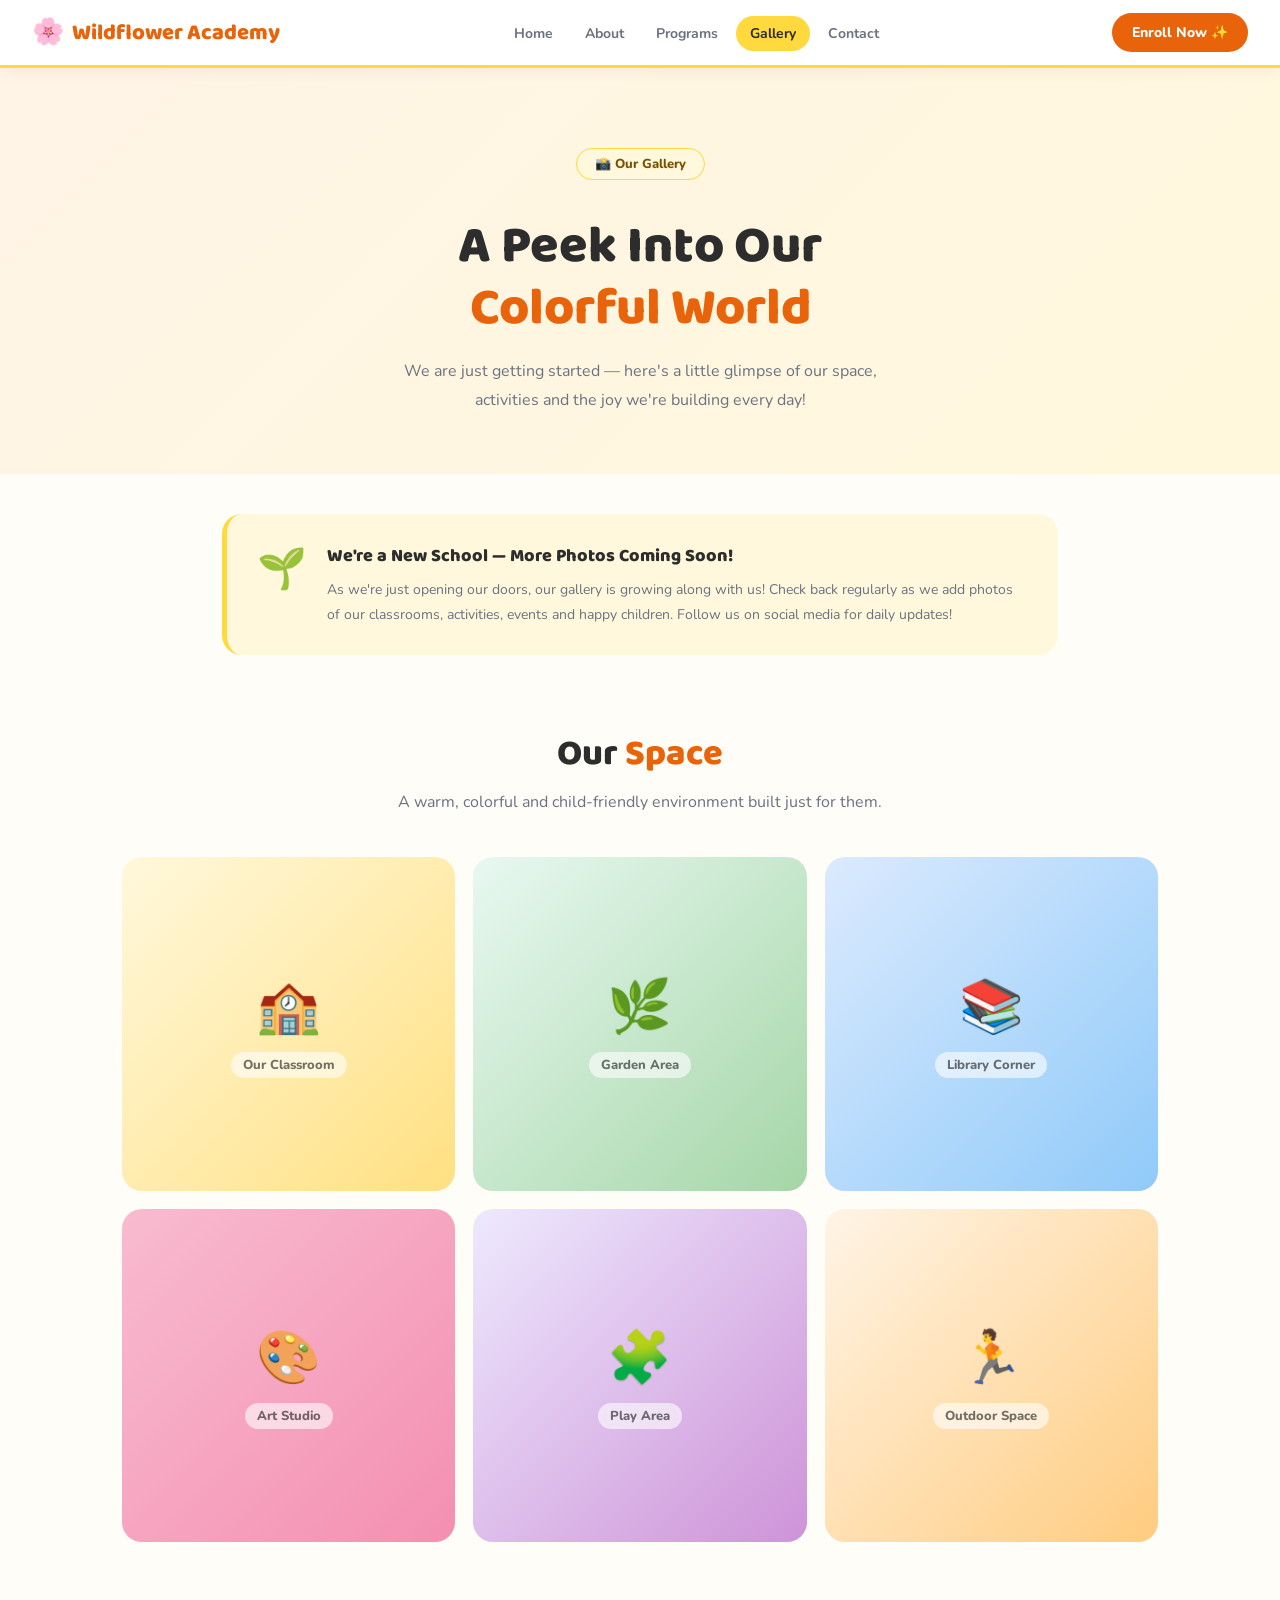
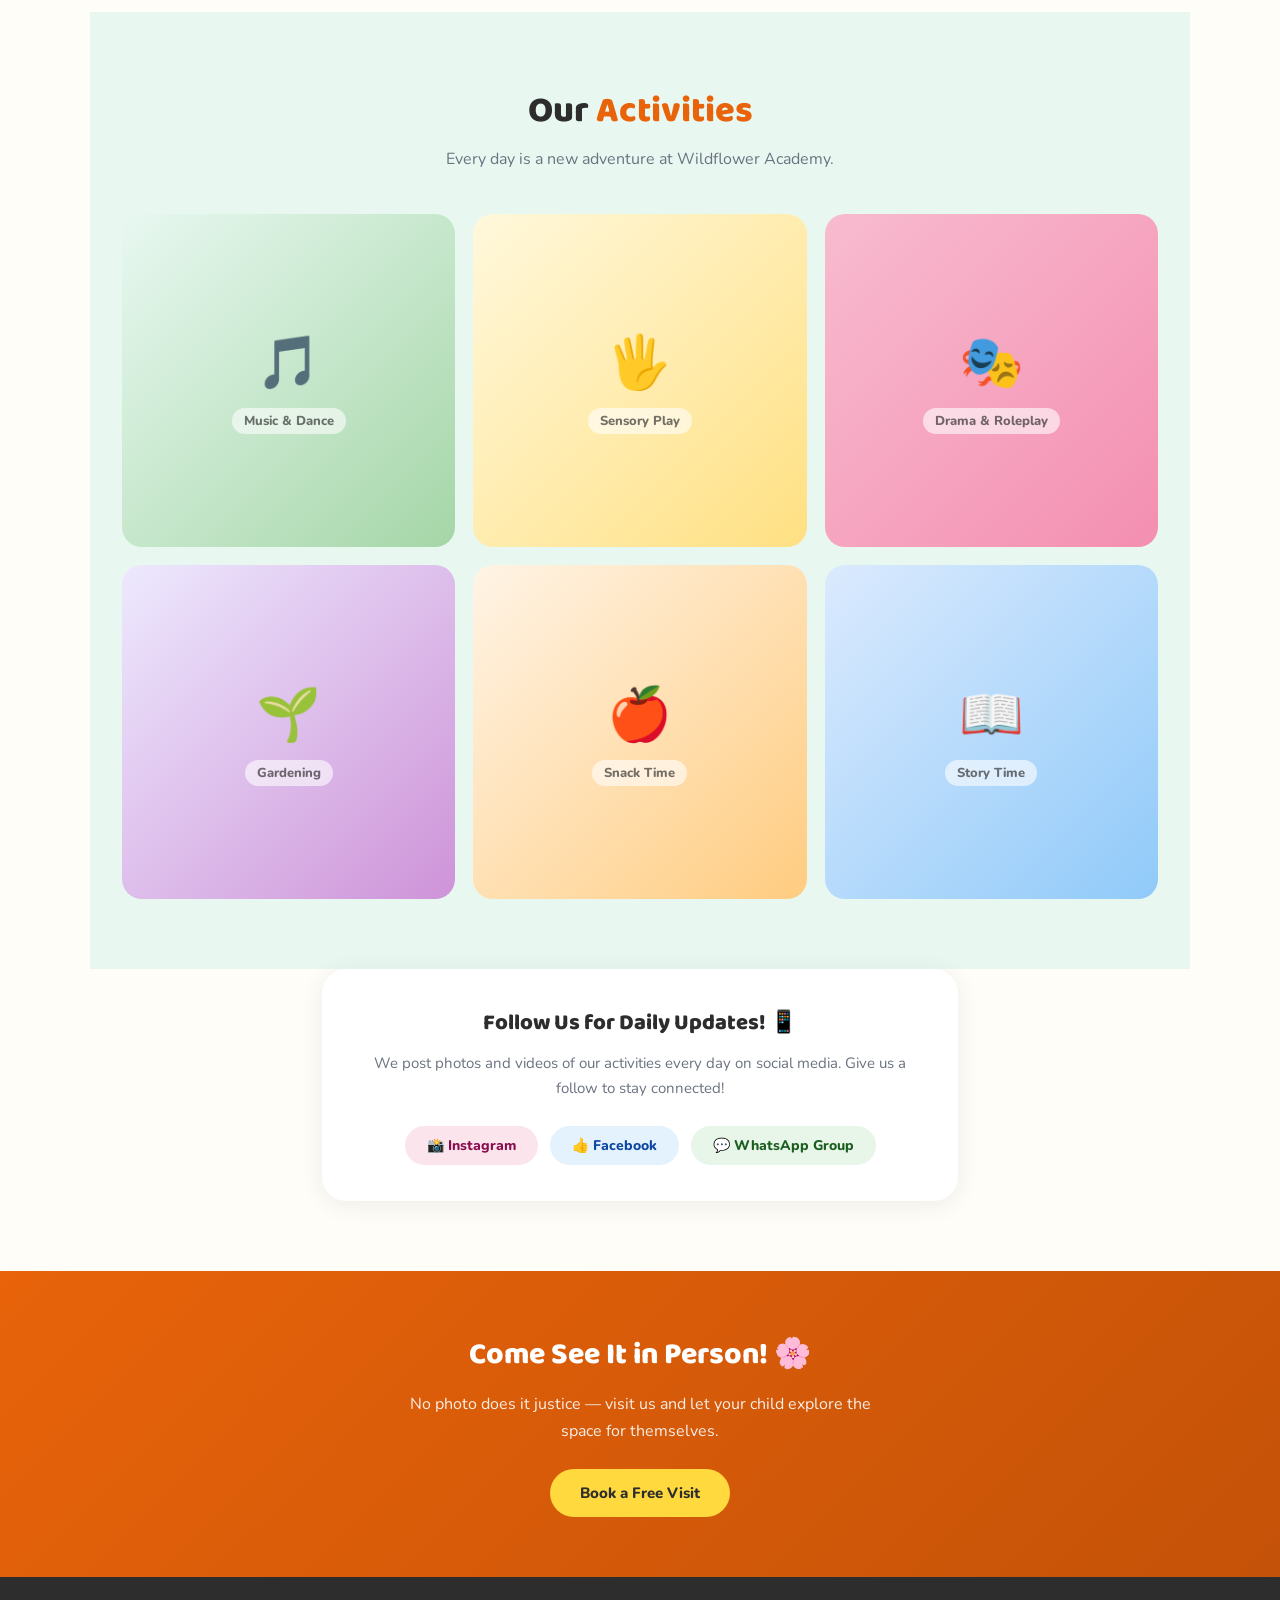
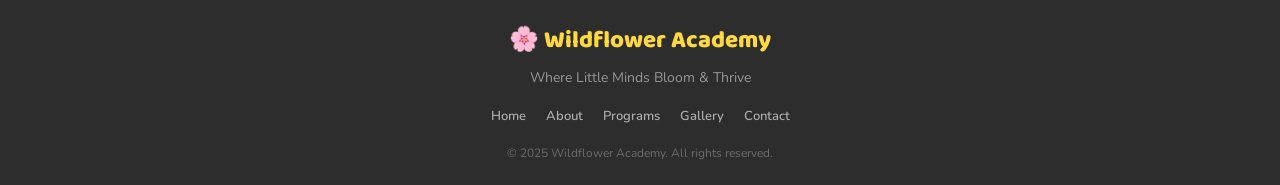
<file: gallery.html>
<!DOCTYPE html>
<html lang="en">
<head>
  <meta charset="UTF-8" />
  <meta name="viewport" content="width=device-width, initial-scale=1.0" />
  <title>Gallery – Wildflower Academy</title>
  <!-- SEO -->
<meta name="description" content="See our colorful classrooms, garden, play areas and daily activities at Wildflower Academy preschool." />
<meta name="keywords" content="Wildflower Academy photos, preschool gallery, Pune preschool classrooms" />
<meta property="og:title" content="Gallery – Wildflower Academy" />
<meta property="og:description" content="A peek into our happy, colorful world at Wildflower Academy." />
<meta property="og:type" content="website" />
  <link href="https://fonts.googleapis.com/css2?family=Baloo+2:wght@400;600;700;800&family=Nunito:wght@400;600;700;800&display=swap" rel="stylesheet" />
  <link rel="stylesheet" href="style.css" />
</head>
<body>

  <!-- NAVBAR -->
  <nav class="navbar">
    <div class="nav-logo">
      <span class="logo-icon">🌸</span>
      Wildflower Academy
    </div>
    <ul class="nav-links">
      <li><a href="index.html">Home</a></li>
      <li><a href="about.html">About</a></li>
      <li><a href="programs.html">Programs</a></li>
      <li><a href="gallery.html" class="active">Gallery</a></li>
      <li><a href="contact.html">Contact</a></li>
    </ul>
    <a href="contact.html" class="nav-cta">Enroll Now ✨</a>
    <button class="hamburger" id="hamburger">&#9776;</button>
  </nav>

  <!-- PAGE HERO -->
  <section class="page-hero gallery-hero">
    <span class="hero-badge">📸 Our Gallery</span>
    <h1>A Peek Into Our<br><span>Colorful World</span></h1>
    <p>We are just getting started — here's a little glimpse of our space, activities and the joy we're building every day!</p>
  </section>

  <!-- COMING SOON NOTICE -->
  <section class="gallery-notice">
    <div class="notice-card">
      <span class="notice-icon">🌱</span>
      <div>
        <h3>We're a New School — More Photos Coming Soon!</h3>
        <p>As we're just opening our doors, our gallery is growing along with us! Check back regularly as we add photos of our classrooms, activities, events and happy children. Follow us on social media for daily updates!</p>
      </div>
    </div>
  </section>

  <!-- OUR SPACE -->
  <section class="gallery-section">
    <h2 class="section-title">Our <span>Space</span></h2>
    <p class="section-sub">A warm, colorful and child-friendly environment built just for them.</p>
    <div class="gallery-grid">
      <div class="gallery-item gi-yellow">
        <span>🏫</span>
        <div class="gi-label">Our Classroom</div>
      </div>
      <div class="gallery-item gi-green">
        <span>🌿</span>
        <div class="gi-label">Garden Area</div>
      </div>
      <div class="gallery-item gi-blue">
        <span>📚</span>
        <div class="gi-label">Library Corner</div>
      </div>
      <div class="gallery-item gi-pink">
        <span>🎨</span>
        <div class="gi-label">Art Studio</div>
      </div>
      <div class="gallery-item gi-purple">
        <span>🧩</span>
        <div class="gi-label">Play Area</div>
      </div>
      <div class="gallery-item gi-orange">
        <span>🏃</span>
        <div class="gi-label">Outdoor Space</div>
      </div>
    </div>
  </section>

  <!-- ACTIVITIES -->
  <section class="gallery-section" style="background: var(--green-lt); padding: 70px 2rem;">
    <div style="max-width: 1100px; margin: 0 auto;">
      <h2 class="section-title">Our <span>Activities</span></h2>
      <p class="section-sub">Every day is a new adventure at Wildflower Academy.</p>
      <div class="gallery-grid">
        <div class="gallery-item gi-green">
          <span>🎵</span>
          <div class="gi-label">Music & Dance</div>
        </div>
        <div class="gallery-item gi-yellow">
          <span>🖐️</span>
          <div class="gi-label">Sensory Play</div>
        </div>
        <div class="gallery-item gi-pink">
          <span>🎭</span>
          <div class="gi-label">Drama & Roleplay</div>
        </div>
        <div class="gallery-item gi-purple">
          <span>🌱</span>
          <div class="gi-label">Gardening</div>
        </div>
        <div class="gallery-item gi-orange">
          <span>🍎</span>
          <div class="gi-label">Snack Time</div>
        </div>
        <div class="gallery-item gi-blue">
          <span>📖</span>
          <div class="gi-label">Story Time</div>
        </div>
      </div>
    </div>
  </section>

  <!-- SOCIAL MEDIA -->
  <section class="social-section">
    <div class="social-card">
      <h3>Follow Us for Daily Updates! 📱</h3>
      <p>We post photos and videos of our activities every day on social media. Give us a follow to stay connected!</p>
      <div class="social-links">
        <div class="social-btn insta-btn">📸 Instagram</div>
        <div class="social-btn fb-btn">👍 Facebook</div>
        <div class="social-btn wa-btn">💬 WhatsApp Group</div>
      </div>
    </div>
  </section>

  <!-- CTA -->
  <section class="cta-strip">
    <h3>Come See It in Person! 🌸</h3>
    <p>No photo does it justice — visit us and let your child explore the space for themselves.</p>
    <a href="contact.html" class="btn-primary">Book a Free Visit</a>
  </section>

  <!-- FOOTER -->
  <footer class="footer">
    <div class="footer-logo">🌸 Wildflower Academy</div>
    <p class="footer-tagline">Where Little Minds Bloom & Thrive</p>
    <div class="footer-links">
      <a href="index.html">Home</a>
      <a href="about.html">About</a>
      <a href="programs.html">Programs</a>
      <a href="gallery.html">Gallery</a>
      <a href="contact.html">Contact</a>
    </div>
    <p class="footer-copy">© 2025 Wildflower Academy. All rights reserved.</p>
  </footer>

  <script src="script.js"></script>
</body>
</html>
</file>
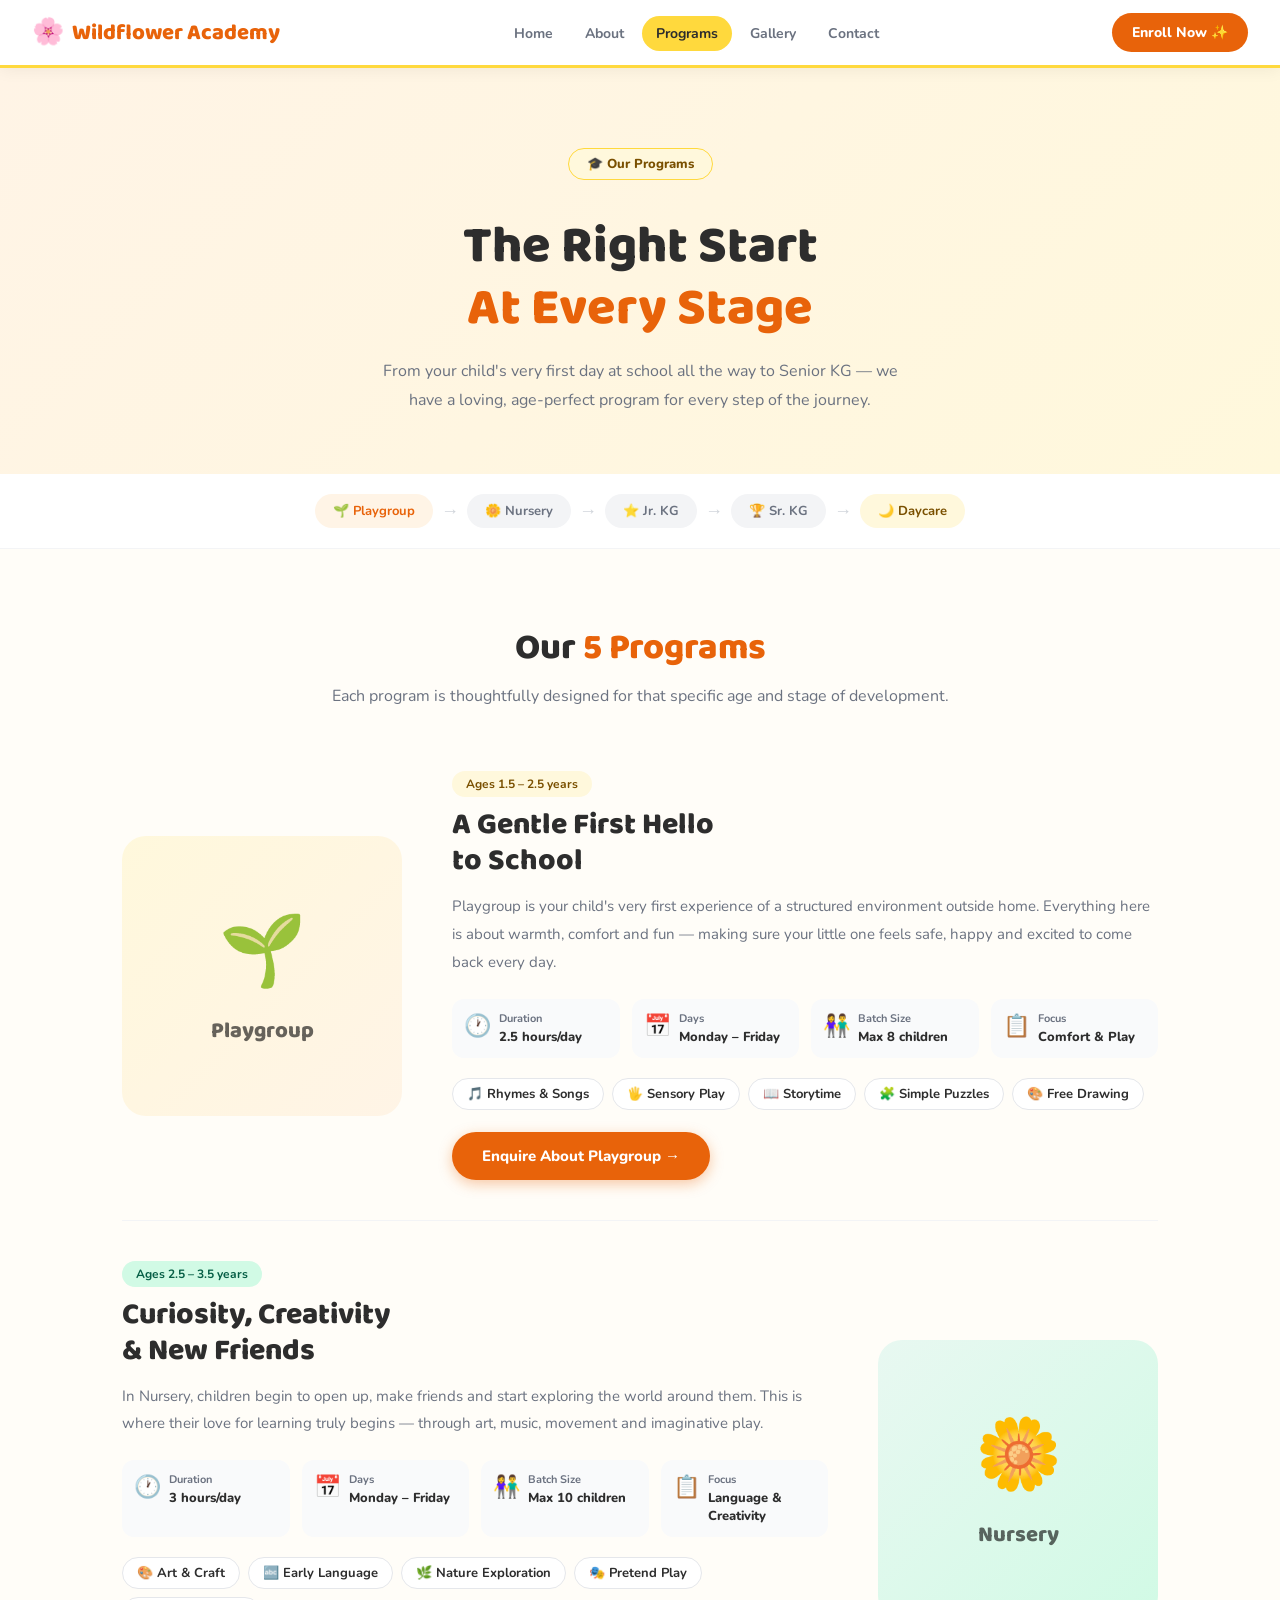
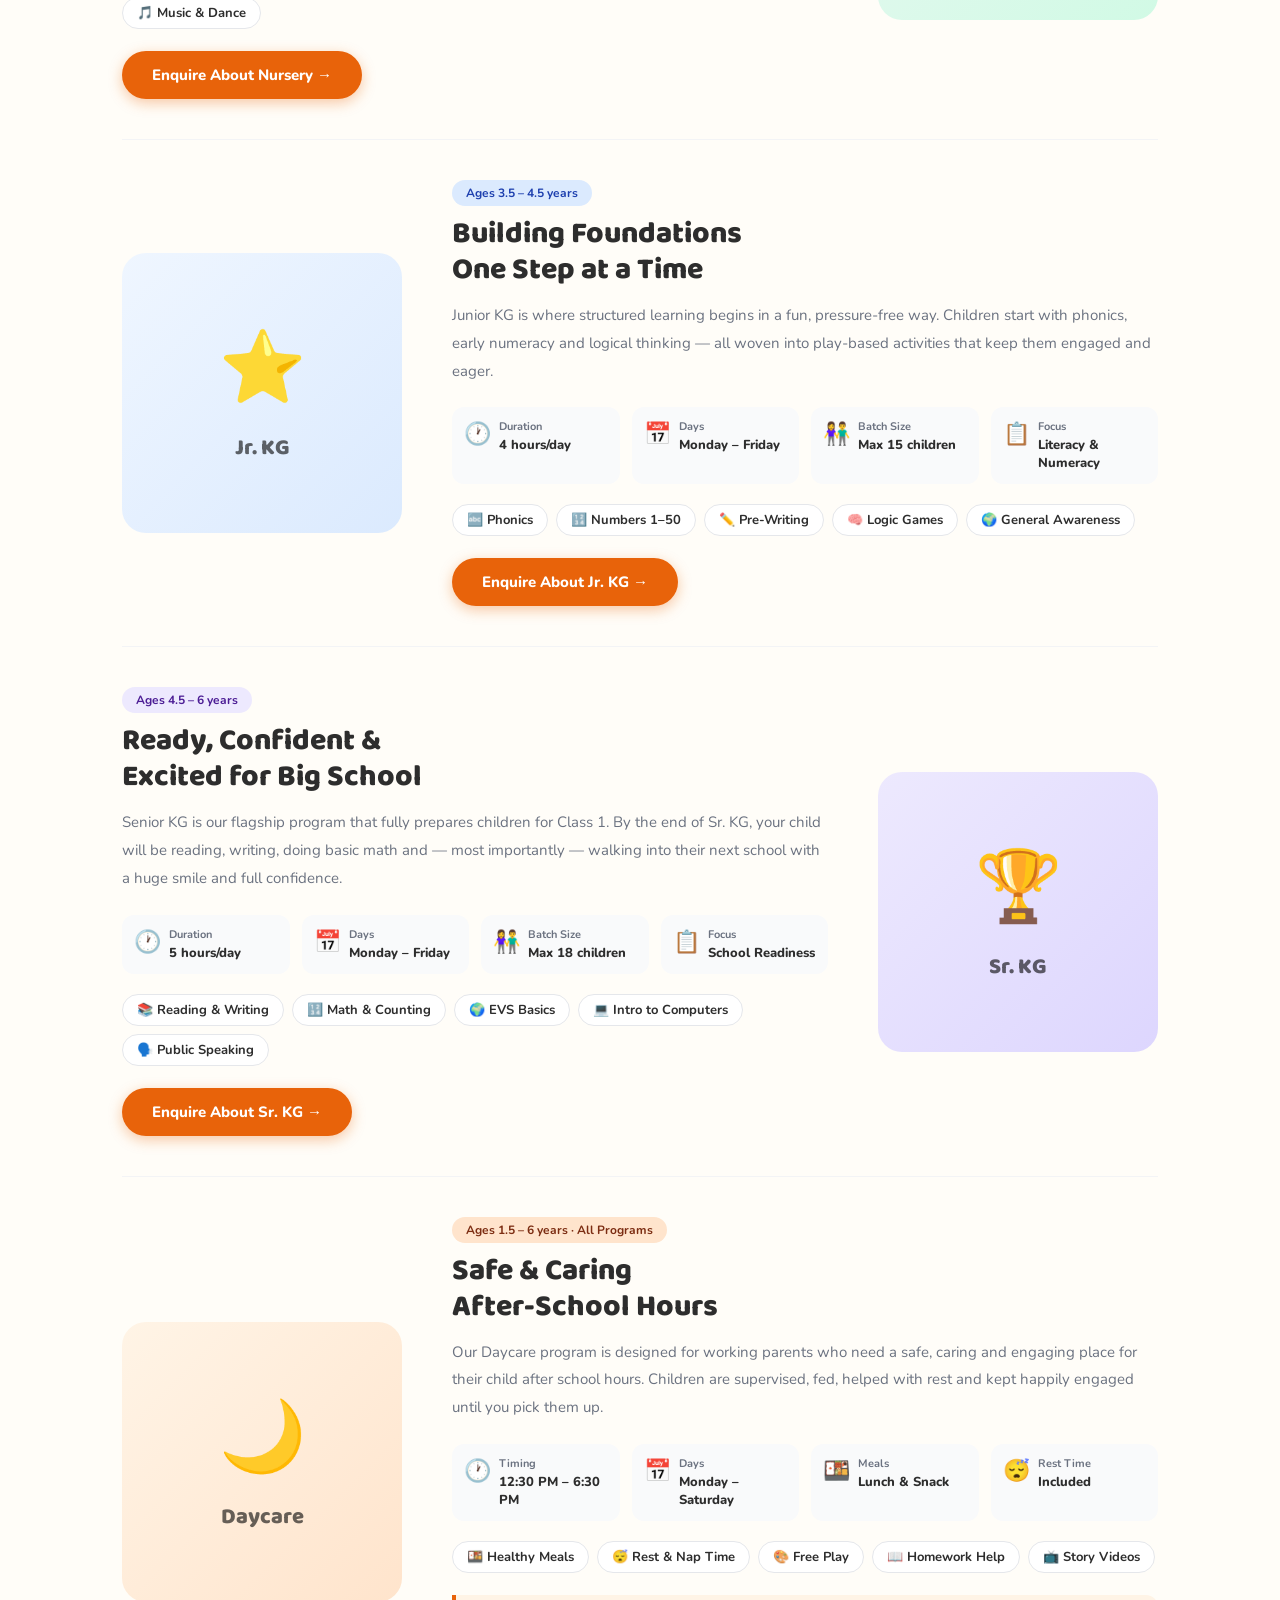
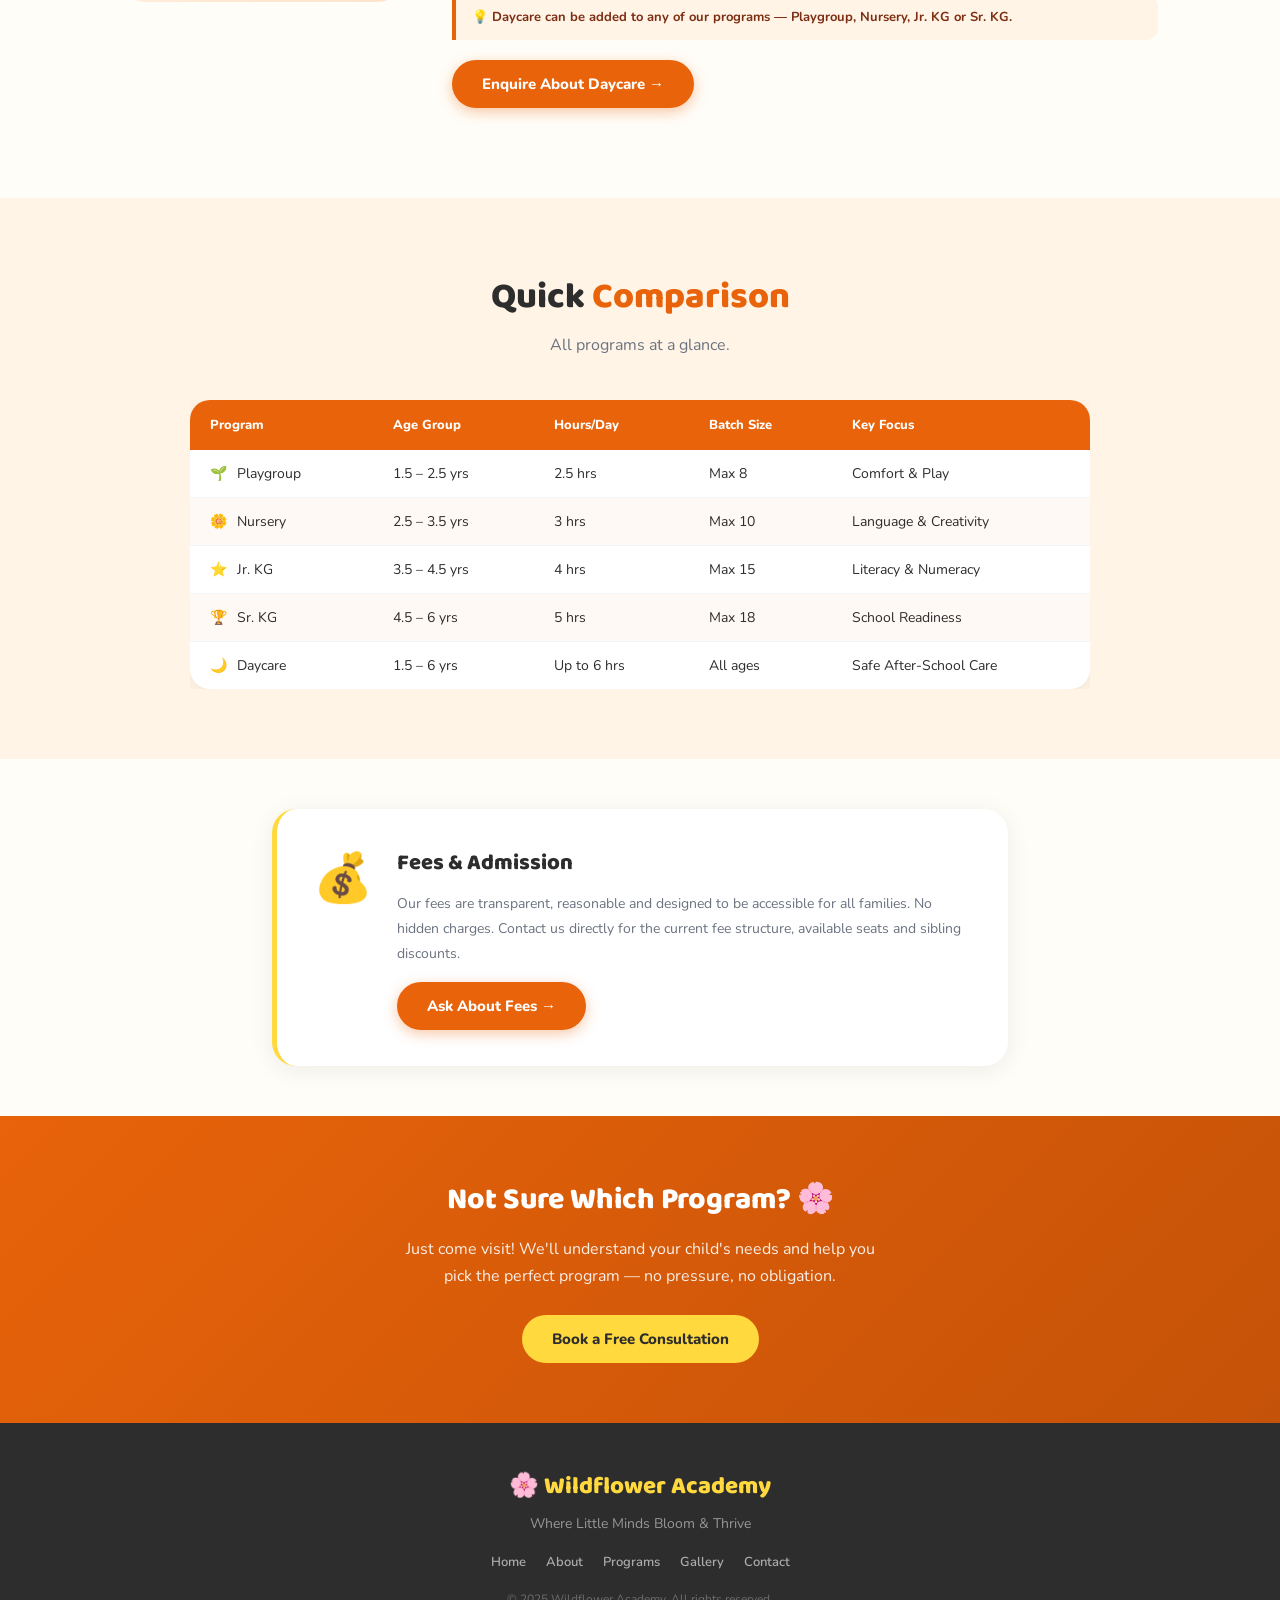
<file: programs.html>
<!DOCTYPE html>
<html lang="en">
<head>
  <meta charset="UTF-8" />
  <meta name="viewport" content="width=device-width, initial-scale=1.0" />
  <title>Programs – Wildflower Academy</title>
  <link href="https://fonts.googleapis.com/css2?family=Baloo+2:wght@400;600;700;800&family=Nunito:wght@400;600;700;800&display=swap" rel="stylesheet" />
  <link rel="stylesheet" href="style.css" />
</head>
<body>

  <!-- NAVBAR -->
  <nav class="navbar">
    <div class="nav-logo">
      <span class="logo-icon">🌸</span>
      Wildflower Academy
    </div>
    <ul class="nav-links">
      <li><a href="index.html">Home</a></li>
      <li><a href="about.html">About</a></li>
      <li><a href="programs.html" class="active">Programs</a></li>
      <li><a href="gallery.html">Gallery</a></li>
      <li><a href="contact.html">Contact</a></li>
    </ul>
    <a href="contact.html" class="nav-cta">Enroll Now ✨</a>
    <button class="hamburger" id="hamburger">&#9776;</button>
  </nav>

  <!-- PAGE HERO -->
  <section class="page-hero programs-hero">
    <span class="hero-badge">🎓 Our Programs</span>
    <h1>The Right Start<br><span>At Every Stage</span></h1>
    <p>From your child's very first day at school all the way to Senior KG — we have a loving, age-perfect program for every step of the journey.</p>
  </section>

  <!-- PROGRAM OVERVIEW STRIP -->
  <section class="prog-overview-strip">
    <div class="prog-overview-inner">
      <div class="prog-pill active-pill">🌱 Playgroup</div>
      <div class="prog-arrow">→</div>
      <div class="prog-pill">🌼 Nursery</div>
      <div class="prog-arrow">→</div>
      <div class="prog-pill">⭐ Jr. KG</div>
      <div class="prog-arrow">→</div>
      <div class="prog-pill">🏆 Sr. KG</div>
      <div class="prog-arrow">→</div>
      <div class="prog-pill daycare-pill">🌙 Daycare</div>
    </div>
  </section>

  <!-- PROGRAMS -->
  <section class="programs-section">
    <h2 class="section-title">Our <span>5 Programs</span></h2>
    <p class="section-sub">Each program is thoughtfully designed for that specific age and stage of development.</p>

    <!-- PLAYGROUP -->
    <div class="prog-row">
      <div class="prog-visual pg-yellow">
        <span>🌱</span>
        <h3>Playgroup</h3>
      </div>
      <div class="prog-details">
        <div class="prog-tag yellow-tag">Ages 1.5 – 2.5 years</div>
        <h2>A Gentle First Hello<br>to School</h2>
        <p>Playgroup is your child's very first experience of a structured environment outside home. Everything here is about warmth, comfort and fun — making sure your little one feels safe, happy and excited to come back every day.</p>
        <div class="prog-info-grid">
          <div class="prog-info-item">
            <span>🕐</span>
            <div><strong>Duration</strong><p>2.5 hours/day</p></div>
          </div>
          <div class="prog-info-item">
            <span>📅</span>
            <div><strong>Days</strong><p>Monday – Friday</p></div>
          </div>
          <div class="prog-info-item">
            <span>👫</span>
            <div><strong>Batch Size</strong><p>Max 8 children</p></div>
          </div>
          <div class="prog-info-item">
            <span>📋</span>
            <div><strong>Focus</strong><p>Comfort & Play</p></div>
          </div>
        </div>
        <div class="prog-activities">
          <span>🎵 Rhymes & Songs</span>
          <span>🖐️ Sensory Play</span>
          <span>📖 Storytime</span>
          <span>🧩 Simple Puzzles</span>
          <span>🎨 Free Drawing</span>
        </div>
        <a href="contact.html" class="btn-primary">Enquire About Playgroup →</a>
      </div>
    </div>

    <div class="prog-divider"></div>

    <!-- NURSERY -->
    <div class="prog-row reverse-row">
      <div class="prog-visual pg-green">
        <span>🌼</span>
        <h3>Nursery</h3>
      </div>
      <div class="prog-details">
        <div class="prog-tag green-tag">Ages 2.5 – 3.5 years</div>
        <h2>Curiosity, Creativity<br>& New Friends</h2>
        <p>In Nursery, children begin to open up, make friends and start exploring the world around them. This is where their love for learning truly begins — through art, music, movement and imaginative play.</p>
        <div class="prog-info-grid">
          <div class="prog-info-item">
            <span>🕐</span>
            <div><strong>Duration</strong><p>3 hours/day</p></div>
          </div>
          <div class="prog-info-item">
            <span>📅</span>
            <div><strong>Days</strong><p>Monday – Friday</p></div>
          </div>
          <div class="prog-info-item">
            <span>👫</span>
            <div><strong>Batch Size</strong><p>Max 10 children</p></div>
          </div>
          <div class="prog-info-item">
            <span>📋</span>
            <div><strong>Focus</strong><p>Language & Creativity</p></div>
          </div>
        </div>
        <div class="prog-activities">
          <span>🎨 Art & Craft</span>
          <span>🔤 Early Language</span>
          <span>🌿 Nature Exploration</span>
          <span>🎭 Pretend Play</span>
          <span>🎵 Music & Dance</span>
        </div>
        <a href="contact.html" class="btn-primary">Enquire About Nursery →</a>
      </div>
    </div>

    <div class="prog-divider"></div>

    <!-- JR KG -->
    <div class="prog-row">
      <div class="prog-visual pg-blue">
        <span>⭐</span>
        <h3>Jr. KG</h3>
      </div>
      <div class="prog-details">
        <div class="prog-tag blue-tag">Ages 3.5 – 4.5 years</div>
        <h2>Building Foundations<br>One Step at a Time</h2>
        <p>Junior KG is where structured learning begins in a fun, pressure-free way. Children start with phonics, early numeracy and logical thinking — all woven into play-based activities that keep them engaged and eager.</p>
        <div class="prog-info-grid">
          <div class="prog-info-item">
            <span>🕐</span>
            <div><strong>Duration</strong><p>4 hours/day</p></div>
          </div>
          <div class="prog-info-item">
            <span>📅</span>
            <div><strong>Days</strong><p>Monday – Friday</p></div>
          </div>
          <div class="prog-info-item">
            <span>👫</span>
            <div><strong>Batch Size</strong><p>Max 15 children</p></div>
          </div>
          <div class="prog-info-item">
            <span>📋</span>
            <div><strong>Focus</strong><p>Literacy & Numeracy</p></div>
          </div>
        </div>
        <div class="prog-activities">
          <span>🔤 Phonics</span>
          <span>🔢 Numbers 1–50</span>
          <span>✏️ Pre-Writing</span>
          <span>🧠 Logic Games</span>
          <span>🌍 General Awareness</span>
        </div>
        <a href="contact.html" class="btn-primary">Enquire About Jr. KG →</a>
      </div>
    </div>

    <div class="prog-divider"></div>

    <!-- SR KG -->
    <div class="prog-row reverse-row">
      <div class="prog-visual pg-purple">
        <span>🏆</span>
        <h3>Sr. KG</h3>
      </div>
      <div class="prog-details">
        <div class="prog-tag purple-tag">Ages 4.5 – 6 years</div>
        <h2>Ready, Confident &<br>Excited for Big School</h2>
        <p>Senior KG is our flagship program that fully prepares children for Class 1. By the end of Sr. KG, your child will be reading, writing, doing basic math and — most importantly — walking into their next school with a huge smile and full confidence.</p>
        <div class="prog-info-grid">
          <div class="prog-info-item">
            <span>🕐</span>
            <div><strong>Duration</strong><p>5 hours/day</p></div>
          </div>
          <div class="prog-info-item">
            <span>📅</span>
            <div><strong>Days</strong><p>Monday – Friday</p></div>
          </div>
          <div class="prog-info-item">
            <span>👫</span>
            <div><strong>Batch Size</strong><p>Max 18 children</p></div>
          </div>
          <div class="prog-info-item">
            <span>📋</span>
            <div><strong>Focus</strong><p>School Readiness</p></div>
          </div>
        </div>
        <div class="prog-activities">
          <span>📚 Reading & Writing</span>
          <span>🔢 Math & Counting</span>
          <span>🌍 EVS Basics</span>
          <span>💻 Intro to Computers</span>
          <span>🗣️ Public Speaking</span>
        </div>
        <a href="contact.html" class="btn-primary">Enquire About Sr. KG →</a>
      </div>
    </div>

    <div class="prog-divider"></div>

    <!-- DAYCARE -->
    <div class="prog-row">
      <div class="prog-visual pg-peach">
        <span>🌙</span>
        <h3>Daycare</h3>
      </div>
      <div class="prog-details">
        <div class="prog-tag peach-tag">Ages 1.5 – 6 years · All Programs</div>
        <h2>Safe & Caring<br>After-School Hours</h2>
        <p>Our Daycare program is designed for working parents who need a safe, caring and engaging place for their child after school hours. Children are supervised, fed, helped with rest and kept happily engaged until you pick them up.</p>
        <div class="prog-info-grid">
          <div class="prog-info-item">
            <span>🕐</span>
            <div><strong>Timing</strong><p>12:30 PM – 6:30 PM</p></div>
          </div>
          <div class="prog-info-item">
            <span>📅</span>
            <div><strong>Days</strong><p>Monday – Saturday</p></div>
          </div>
          <div class="prog-info-item">
            <span>🍱</span>
            <div><strong>Meals</strong><p>Lunch & Snack</p></div>
          </div>
          <div class="prog-info-item">
            <span>😴</span>
            <div><strong>Rest Time</strong><p>Included</p></div>
          </div>
        </div>
        <div class="prog-activities">
          <span>🍱 Healthy Meals</span>
          <span>😴 Rest & Nap Time</span>
          <span>🎨 Free Play</span>
          <span>📖 Homework Help</span>
          <span>📺 Story Videos</span>
        </div>
        <div class="daycare-note">
          💡 Daycare can be added to any of our programs — Playgroup, Nursery, Jr. KG or Sr. KG.
        </div>
        <a href="contact.html" class="btn-primary">Enquire About Daycare →</a>
      </div>
    </div>

  </section>

  <!-- COMPARISON TABLE -->
  <section class="comparison-section">
    <h2 class="section-title">Quick <span>Comparison</span></h2>
    <p class="section-sub">All programs at a glance.</p>
    <div class="table-wrapper">
      <table class="comp-table">
        <thead>
          <tr>
            <th>Program</th>
            <th>Age Group</th>
            <th>Hours/Day</th>
            <th>Batch Size</th>
            <th>Key Focus</th>
          </tr>
        </thead>
        <tbody>
          <tr>
            <td><span class="table-emoji">🌱</span> Playgroup</td>
            <td>1.5 – 2.5 yrs</td>
            <td>2.5 hrs</td>
            <td>Max 8</td>
            <td>Comfort & Play</td>
          </tr>
          <tr class="alt-row">
            <td><span class="table-emoji">🌼</span> Nursery</td>
            <td>2.5 – 3.5 yrs</td>
            <td>3 hrs</td>
            <td>Max 10</td>
            <td>Language & Creativity</td>
          </tr>
          <tr>
            <td><span class="table-emoji">⭐</span> Jr. KG</td>
            <td>3.5 – 4.5 yrs</td>
            <td>4 hrs</td>
            <td>Max 15</td>
            <td>Literacy & Numeracy</td>
          </tr>
          <tr class="alt-row">
            <td><span class="table-emoji">🏆</span> Sr. KG</td>
            <td>4.5 – 6 yrs</td>
            <td>5 hrs</td>
            <td>Max 18</td>
            <td>School Readiness</td>
          </tr>
          <tr>
            <td><span class="table-emoji">🌙</span> Daycare</td>
            <td>1.5 – 6 yrs</td>
            <td>Up to 6 hrs</td>
            <td>All ages</td>
            <td>Safe After-School Care</td>
          </tr>
        </tbody>
      </table>
    </div>
  </section>

  <!-- FEES NOTE -->
  <section class="fees-section">
    <div class="fees-card">
      <span class="fees-icon">💰</span>
      <div>
        <h3>Fees & Admission</h3>
        <p>Our fees are transparent, reasonable and designed to be accessible for all families. No hidden charges. Contact us directly for the current fee structure, available seats and sibling discounts.</p>
        <a href="contact.html" class="btn-primary" style="margin-top:16px; display:inline-block;">Ask About Fees →</a>
      </div>
    </div>
  </section>

  <!-- CTA -->
  <section class="cta-strip">
    <h3>Not Sure Which Program? 🌸</h3>
    <p>Just come visit! We'll understand your child's needs and help you pick the perfect program — no pressure, no obligation.</p>
    <a href="contact.html" class="btn-primary">Book a Free Consultation</a>
  </section>

  <!-- FOOTER -->
  <footer class="footer">
    <div class="footer-logo">🌸 Wildflower Academy</div>
    <p class="footer-tagline">Where Little Minds Bloom & Thrive</p>
    <div class="footer-links">
      <a href="index.html">Home</a>
      <a href="about.html">About</a>
      <a href="programs.html">Programs</a>
      <a href="gallery.html">Gallery</a>
      <a href="contact.html">Contact</a>
    </div>
    <p class="footer-copy">© 2025 Wildflower Academy. All rights reserved.</p>
  </footer>

  <script src="script.js"></script>
</body>
</html>
</file>
<file: style.css>
/* ── RESET & BASE ── */
* {
  margin: 0;
  padding: 0;
  box-sizing: border-box;
}

:root {
  --primary:    #E8630A;
  --primary-lt: #FFF4E6;
  --yellow:     #FFD93D;
  --yellow-lt:  #FFF8DC;
  --green:      #4CAF82;
  --green-lt:   #E8F8F1;
  --peach:      #FF8B64;
  --dark:       #2D2D2D;
  --muted:      #6B7280;
  --white:      #FFFFFF;
  --bg:         #FFFDF8;
}

body {
  font-family: 'Nunito', sans-serif;
  background: var(--bg);
  color: var(--dark);
  overflow-x: hidden;
}

/* ── NAVBAR ── */
.navbar {
  background: var(--white);
  display: flex;
  align-items: center;
  justify-content: space-between;
  padding: 0 2rem;
  height: 68px;
  position: sticky;
  top: 0;
  z-index: 999;
  box-shadow: 0 2px 16px rgba(0,0,0,0.06);
  border-bottom: 3px solid var(--yellow);
}

.nav-logo {
  font-family: 'Baloo 2', cursive;
  font-size: 22px;
  font-weight: 800;
  color: var(--primary);
  display: flex;
  align-items: center;
  gap: 8px;
}

.logo-icon { font-size: 26px; }

.nav-links {
  list-style: none;
  display: flex;
  gap: 4px;
}

.nav-links a {
  text-decoration: none;
  color: var(--muted);
  font-weight: 700;
  font-size: 14px;
  padding: 8px 14px;
  border-radius: 25px;
  transition: all 0.2s;
}

.nav-links a:hover,
.nav-links a.active {
  background: var(--yellow);
  color: var(--dark);
}

.nav-cta {
  background: var(--primary);
  color: white;
  text-decoration: none;
  padding: 10px 20px;
  border-radius: 25px;
  font-size: 14px;
  font-weight: 800;
  transition: transform 0.2s;
}

.nav-cta:hover { transform: scale(1.05); }

.hamburger {
  display: none;
  background: none;
  border: none;
  font-size: 24px;
  cursor: pointer;
  color: var(--dark);
}

/* ── HERO ── */
.hero {
  background: linear-gradient(135deg, #FFF4E6 0%, #FFF8DC 100%);
  padding: 90px 2rem 70px;
  text-align: center;
}

.hero-content { max-width: 680px; margin: 0 auto; }

.hero-badge {
  display: inline-block;
  background: var(--yellow-lt);
  color: #7A5000;
  padding: 6px 18px;
  border-radius: 25px;
  font-size: 13px;
  font-weight: 800;
  margin-bottom: 22px;
  border: 1.5px solid var(--yellow);
}

.hero h1 {
  font-family: 'Baloo 2', cursive;
  font-size: clamp(34px, 6vw, 62px);
  font-weight: 800;
  line-height: 1.15;
  margin-bottom: 18px;
  color: var(--dark);
}

.hero h1 span { color: var(--primary); }

.hero p {
  font-size: 17px;
  color: var(--muted);
  line-height: 1.8;
  margin-bottom: 36px;
  max-width: 560px;
  margin-left: auto;
  margin-right: auto;
}

.hero-buttons {
  display: flex;
  gap: 14px;
  justify-content: center;
  flex-wrap: wrap;
}

/* ── BUTTONS ── */
.btn-primary {
  background: var(--primary);
  color: white;
  text-decoration: none;
  padding: 14px 30px;
  border-radius: 30px;
  font-size: 15px;
  font-weight: 800;
  font-family: 'Nunito', sans-serif;
  transition: transform 0.2s, box-shadow 0.2s;
  box-shadow: 0 4px 14px rgba(232,99,10,0.35);
  border: none;
  cursor: pointer;
  display: inline-block;
}

.btn-primary:hover {
  transform: translateY(-2px);
  box-shadow: 0 8px 24px rgba(232,99,10,0.4);
}

.btn-secondary {
  background: white;
  color: var(--primary);
  text-decoration: none;
  padding: 14px 30px;
  border-radius: 30px;
  font-size: 15px;
  font-weight: 800;
  border: 2.5px solid var(--primary);
  transition: all 0.2s;
  display: inline-block;
}

.btn-secondary:hover {
  background: var(--primary);
  color: white;
}

/* ── SECTION TITLES ── */
.section-title {
  font-family: 'Baloo 2', cursive;
  font-size: clamp(26px, 4vw, 36px);
  font-weight: 800;
  text-align: center;
  margin-bottom: 8px;
}

.section-title span { color: var(--primary); }

.section-sub {
  text-align: center;
  color: var(--muted);
  font-size: 16px;
  margin-bottom: 44px;
}

/* ── FEATURES ── */
.features {
  padding: 70px 2rem;
  max-width: 1100px;
  margin: 0 auto;
}

.features-grid {
  display: grid;
  grid-template-columns: repeat(auto-fit, minmax(230px, 1fr));
  gap: 24px;
}

.feature-card {
  background: white;
  border-radius: 20px;
  padding: 28px 24px;
  box-shadow: 0 4px 20px rgba(0,0,0,0.06);
  border-top: 4px solid var(--yellow);
  transition: transform 0.2s;
}

.feature-card:hover { transform: translateY(-4px); }
.feature-card:nth-child(2) { border-top-color: var(--primary); }
.feature-card:nth-child(3) { border-top-color: var(--green); }
.feature-card:nth-child(4) { border-top-color: var(--peach); }

.feature-icon { font-size: 38px; display: block; margin-bottom: 14px; }

.feature-card h3 {
  font-size: 17px;
  font-weight: 800;
  margin-bottom: 8px;
}

.feature-card p {
  font-size: 14px;
  color: var(--muted);
  line-height: 1.7;
}

/* ── ANNOUNCEMENT ── */
.announcement {
  background: linear-gradient(135deg, var(--primary), #c45208);
  padding: 56px 2rem;
  text-align: center;
  color: white;
}

.announcement-inner {
  max-width: 680px;
  margin: 0 auto;
  display: flex;
  align-items: flex-start;
  gap: 20px;
  text-align: left;
}

.announce-icon { font-size: 48px; flex-shrink: 0; }

.announcement-inner h3 {
  font-family: 'Baloo 2', cursive;
  font-size: 26px;
  font-weight: 800;
  margin-bottom: 10px;
}

.announcement-inner p {
  font-size: 15px;
  line-height: 1.8;
  opacity: 0.92;
}

.announcement .btn-primary {
  background: var(--yellow);
  color: var(--dark);
  box-shadow: none;
}

/* ── TIMELINE ── */
.expect {
  padding: 70px 2rem;
  max-width: 700px;
  margin: 0 auto;
}

.timeline { margin-top: 8px; }

.timeline-item {
  display: flex;
  gap: 20px;
  margin-bottom: 28px;
  align-items: flex-start;
}

.time-badge {
  background: var(--yellow);
  color: #7A5000;
  font-size: 12px;
  font-weight: 800;
  padding: 6px 12px;
  border-radius: 20px;
  white-space: nowrap;
  margin-top: 4px;
  flex-shrink: 0;
}

.time-content h4 {
  font-size: 16px;
  font-weight: 800;
  margin-bottom: 4px;
}

.time-content p {
  font-size: 14px;
  color: var(--muted);
  line-height: 1.7;
}

/* ── FOOTER ── */
.footer {
  background: var(--dark);
  color: white;
  padding: 44px 2rem 24px;
  text-align: center;
}

.footer-logo {
  font-family: 'Baloo 2', cursive;
  font-size: 24px;
  font-weight: 800;
  color: var(--yellow);
  margin-bottom: 8px;
}

.footer-tagline {
  color: rgba(255,255,255,0.5);
  font-size: 14px;
  margin-bottom: 20px;
}

.footer-links {
  display: flex;
  justify-content: center;
  gap: 20px;
  flex-wrap: wrap;
  margin-bottom: 20px;
}

.footer-links a {
  color: rgba(255,255,255,0.6);
  text-decoration: none;
  font-size: 13px;
  font-weight: 600;
  transition: color 0.2s;
}

.footer-links a:hover { color: var(--yellow); }

.footer-copy {
  font-size: 12px;
  color: rgba(255,255,255,0.3);
}

/* ── MOBILE ── */
@media (max-width: 768px) {
  .nav-links { display: none; flex-direction: column; }
  .nav-links.open {
    display: flex;
    position: absolute;
    top: 68px; left: 0; right: 0;
    background: white;
    padding: 16px;
    box-shadow: 0 8px 24px rgba(0,0,0,0.1);
    gap: 8px;
  }
  .nav-links.open a { display: block; padding: 10px 16px; }
  .nav-cta { display: none; }
  .hamburger { display: block; }
  .announcement-inner { flex-direction: column; text-align: center; }
  .timeline-item { flex-direction: column; gap: 8px; }
}

/* ── PAGE HERO ── */
.page-hero {
  padding: 80px 2rem 60px;
  text-align: center;
}

.green-hero {
  background: linear-gradient(135deg, #FFF4E6 0%, #FFF8DC 100%);
}

.page-hero h1 {
  font-family: 'Baloo 2', cursive;
  font-size: clamp(30px, 5vw, 52px);
  font-weight: 800;
  line-height: 1.2;
  margin: 14px 0 16px;
}

.page-hero h1 span { color: var(--primary); }

.page-hero p {
  font-size: 16px;
  color: var(--muted);
  max-width: 540px;
  margin: 0 auto;
  line-height: 1.8;
}

/* ── ABOUT SECTION ── */
.about-section {
  padding: 70px 2rem;
  max-width: 1100px;
  margin: 0 auto;
}

.about-grid {
  display: grid;
  grid-template-columns: 1fr 1fr;
  gap: 50px;
  align-items: center;
}

.about-image-box {
  background: linear-gradient(135deg, #FFF4E6, #FFF8DC);
  border-radius: 24px;
  height: 320px;
  display: flex;
  flex-direction: column;
  align-items: center;
  justify-content: center;
  font-size: 80px;
  gap: 12px;
}

.about-image-box p {
  font-size: 16px;
  font-weight: 700;
  color: var(--muted);
}

.about-text p {
  color: var(--muted);
  font-size: 15px;
  line-height: 1.85;
  margin-bottom: 14px;
}

/* ── VALUE PILLS ── */
.value-pills {
  display: flex;
  flex-wrap: wrap;
  gap: 10px;
  margin-top: 20px;
}

.pill {
  padding: 7px 16px;
  border-radius: 25px;
  font-size: 13px;
  font-weight: 700;
}

.green-pill  { background: #E8F8F1; color: #1A6644; }
.yellow-pill { background: #FFF8DC; color: #7A5000; }
.peach-pill  { background: #FFF0E5; color: #7A3A10; }
.purple-pill { background: #EDE9FE; color: #5B21B6; }

/* ── VISION & MISSION ── */
.vm-section {
  background: var(--primary-lt);
  padding: 70px 2rem;
}

.vm-grid {
  display: grid;
  grid-template-columns: repeat(auto-fit, minmax(260px, 1fr));
  gap: 24px;
  max-width: 1000px;
  margin: 0 auto;
}

.vm-card {
  background: white;
  border-radius: 20px;
  padding: 30px 24px;
  text-align: center;
  box-shadow: 0 4px 20px rgba(0,0,0,0.06);
}

.vm-icon {
  font-size: 40px;
  display: block;
  margin-bottom: 14px;
}

.vm-card h3 {
  font-family: 'Baloo 2', cursive;
  font-size: 20px;
  font-weight: 800;
  margin-bottom: 10px;
  color: var(--primary);
}

.vm-card p {
  font-size: 14px;
  color: var(--muted);
  line-height: 1.75;
}

/* ── FOUNDER ── */
.founder-section {
  padding: 70px 2rem;
  max-width: 800px;
  margin: 0 auto;
}

.founder-card {
  display: flex;
  gap: 30px;
  align-items: flex-start;
  background: white;
  border-radius: 24px;
  padding: 36px;
  box-shadow: 0 4px 24px rgba(0,0,0,0.07);
  margin-top: 16px;
  border-left: 5px solid var(--primary);
}

.founder-avatar {
  width: 90px;
  height: 90px;
  border-radius: 50%;
  background: var(--primary-lt);
  display: flex;
  align-items: center;
  justify-content: center;
  font-size: 44px;
  flex-shrink: 0;
  border: 3px solid var(--primary);
}

.founder-info h3 {
  font-family: 'Baloo 2', cursive;
  font-size: 22px;
  font-weight: 800;
  margin-bottom: 4px;
}

.founder-role {
  display: inline-block;
  background: var(--primary-lt);
  color: var(--primary);
  font-size: 12px;
  font-weight: 700;
  padding: 4px 12px;
  border-radius: 20px;
  margin-bottom: 14px;
}

.founder-info p {
  font-size: 14px;
  color: var(--muted);
  line-height: 1.8;
  margin-bottom: 10px;
}

/* ── WHAT MAKES US DIFFERENT ── */
.different-section {
  padding: 70px 2rem;
  max-width: 1000px;
  margin: 0 auto;
}

.diff-grid {
  display: grid;
  grid-template-columns: repeat(auto-fit, minmax(220px, 1fr));
  gap: 24px;
  margin-top: 8px;
}

.diff-item {
  background: white;
  border-radius: 18px;
  padding: 28px 22px;
  box-shadow: 0 4px 18px rgba(0,0,0,0.06);
  transition: transform 0.2s;
}

.diff-item:hover { transform: translateY(-4px); }

.diff-num {
  font-family: 'Baloo 2', cursive;
  font-size: 36px;
  font-weight: 800;
  color: var(--yellow);
  display: block;
  margin-bottom: 8px;
  line-height: 1;
}

.diff-item h4 {
  font-size: 16px;
  font-weight: 800;
  margin-bottom: 8px;
}

.diff-item p {
  font-size: 13px;
  color: var(--muted);
  line-height: 1.7;
}

/* ── CTA STRIP ── */
.cta-strip {
  background: linear-gradient(135deg, var(--primary), #c45208);
  padding: 60px 2rem;
  text-align: center;
  color: white;
}

.cta-strip h3 {
  font-family: 'Baloo 2', cursive;
  font-size: 30px;
  font-weight: 800;
  margin-bottom: 12px;
}

.cta-strip p {
  font-size: 16px;
  opacity: 0.9;
  margin-bottom: 24px;
  max-width: 480px;
  margin-left: auto;
  margin-right: auto;
  line-height: 1.7;
}

.cta-strip .btn-primary {
  background: var(--yellow);
  color: var(--dark);
  box-shadow: none;
}

/* ── ABOUT PAGE MOBILE ── */
@media (max-width: 768px) {
  .about-grid { grid-template-columns: 1fr; gap: 30px; }
  .founder-card { flex-direction: column; align-items: center; text-align: center; }
}

/* ── PROGRAMS HERO ── */
.programs-hero {
  background: linear-gradient(135deg, #FFF4E6 0%, #FFF8DC 100%);
}

.programs-hero h1 span { color: var(--primary); }

/* ── PROGRAM OVERVIEW STRIP ── */
.prog-overview-strip {
  background: white;
  padding: 20px 2rem;
  border-bottom: 1px solid #F3F4F6;
}

.prog-overview-inner {
  display: flex;
  align-items: center;
  justify-content: center;
  flex-wrap: wrap;
  gap: 8px;
  max-width: 900px;
  margin: 0 auto;
}

.prog-pill {
  background: #F3F4F6;
  color: var(--muted);
  padding: 8px 18px;
  border-radius: 25px;
  font-size: 13px;
  font-weight: 700;
}

.active-pill {
  background: var(--primary-lt);
  color: var(--primary);
}

.daycare-pill {
  background: #FFF8DC;
  color: #7A5000;
}

.prog-arrow {
  color: #D1D5DB;
  font-size: 18px;
  font-weight: 700;
}

/* ── PROGRAM ROWS ── */
.programs-section {
  padding: 70px 2rem;
  max-width: 1100px;
  margin: 0 auto;
}

.prog-row {
  display: grid;
  grid-template-columns: 280px 1fr;
  gap: 50px;
  align-items: center;
  padding: 20px 0;
}

.reverse-row { direction: rtl; }
.reverse-row > * { direction: ltr; }

.prog-visual {
  border-radius: 24px;
  height: 280px;
  display: flex;
  flex-direction: column;
  align-items: center;
  justify-content: center;
  gap: 14px;
  font-size: 70px;
}

.prog-visual h3 {
  font-family: 'Baloo 2', cursive;
  font-size: 22px;
  font-weight: 800;
  color: rgba(0,0,0,0.6);
}

.pg-yellow { background: linear-gradient(135deg, #FFF8DC, #FFF4E6); }
.pg-green  { background: linear-gradient(135deg, #E8F8F1, #D1FAE5); }
.pg-blue   { background: linear-gradient(135deg, #EFF6FF, #DBEAFE); }
.pg-purple { background: linear-gradient(135deg, #EDE9FE, #DDD6FE); }
.pg-peach  { background: linear-gradient(135deg, #FFF4E6, #FFE4CC); }

.prog-tag {
  display: inline-block;
  font-size: 12px;
  font-weight: 700;
  padding: 5px 14px;
  border-radius: 20px;
  margin-bottom: 10px;
}

.yellow-tag { background: #FFF8DC; color: #7A5000; }
.green-tag  { background: #D1FAE5; color: #065F46; }
.blue-tag   { background: #DBEAFE; color: #1E40AF; }
.purple-tag { background: #EDE9FE; color: #4C1D95; }
.peach-tag  { background: #FFE4CC; color: #7C2D12; }

.prog-details h2 {
  font-family: 'Baloo 2', cursive;
  font-size: clamp(22px, 3vw, 30px);
  font-weight: 800;
  line-height: 1.2;
  margin-bottom: 14px;
  color: var(--dark);
}

.prog-details > p {
  font-size: 15px;
  color: var(--muted);
  line-height: 1.85;
  margin-bottom: 22px;
}

.prog-info-grid {
  display: grid;
  grid-template-columns: repeat(4, 1fr);
  gap: 12px;
  margin-bottom: 20px;
}

.prog-info-item {
  background: #F9FAFB;
  border-radius: 12px;
  padding: 12px;
  display: flex;
  align-items: flex-start;
  gap: 8px;
  font-size: 22px;
}

.prog-info-item div strong {
  display: block;
  font-size: 11px;
  color: var(--muted);
  font-weight: 700;
  margin-bottom: 2px;
}

.prog-info-item div p {
  font-size: 13px;
  font-weight: 800;
  color: var(--dark);
}

.prog-activities {
  display: flex;
  flex-wrap: wrap;
  gap: 8px;
  margin-bottom: 22px;
}

.prog-activities span {
  background: white;
  border: 1.5px solid #E5E7EB;
  padding: 6px 14px;
  border-radius: 20px;
  font-size: 13px;
  font-weight: 700;
  color: var(--dark);
}

.daycare-note {
  background: #FFF4E6;
  border-left: 4px solid var(--primary);
  border-radius: 0 12px 12px 0;
  padding: 12px 16px;
  font-size: 13px;
  font-weight: 700;
  color: #7C2D12;
  margin-bottom: 20px;
  line-height: 1.6;
}

.prog-divider {
  height: 1px;
  background: #F3F4F6;
  margin: 20px 0;
}

/* ── COMPARISON TABLE ── */
.comparison-section {
  background: var(--primary-lt);
  padding: 70px 2rem;
}

.table-wrapper {
  max-width: 900px;
  margin: 0 auto;
  overflow-x: auto;
}

.comp-table {
  width: 100%;
  border-collapse: collapse;
  background: white;
  border-radius: 20px;
  overflow: hidden;
  box-shadow: 0 4px 20px rgba(0,0,0,0.07);
}

.comp-table thead tr {
  background: var(--primary);
  color: white;
}

.comp-table th {
  padding: 16px 20px;
  font-size: 13px;
  font-weight: 800;
  text-align: left;
}

.comp-table td {
  padding: 14px 20px;
  font-size: 14px;
  color: var(--dark);
  border-bottom: 1px solid #F3F4F6;
}

.comp-table tbody tr:last-child td { border-bottom: none; }
.alt-row { background: #FFF9F5; }
.table-emoji { margin-right: 6px; }

/* ── FEES ── */
.fees-section {
  padding: 50px 2rem;
  max-width: 800px;
  margin: 0 auto;
}

.fees-card {
  background: white;
  border-radius: 24px;
  padding: 36px;
  box-shadow: 0 4px 24px rgba(0,0,0,0.07);
  display: flex;
  gap: 24px;
  align-items: flex-start;
  border-left: 5px solid var(--yellow);
}

.fees-icon { font-size: 48px; flex-shrink: 0; }

.fees-card h3 {
  font-family: 'Baloo 2', cursive;
  font-size: 22px;
  font-weight: 800;
  margin-bottom: 10px;
}

.fees-card p {
  font-size: 14px;
  color: var(--muted);
  line-height: 1.8;
}

/* ── PROGRAMS MOBILE ── */
@media (max-width: 768px) {
  .prog-row { grid-template-columns: 1fr; gap: 24px; }
  .reverse-row { direction: ltr; }
  .prog-visual { height: 200px; font-size: 52px; }
  .prog-info-grid { grid-template-columns: repeat(2, 1fr); }
  .prog-overview-inner { gap: 6px; }
  .prog-arrow { display: none; }
  .fees-card { flex-direction: column; }
}

/* ── GALLERY HERO ── */
.gallery-hero {
  background: linear-gradient(135deg, #FFF4E6 0%, #FFF8DC 100%);
}

.gallery-hero h1 span { color: var(--primary); }

/* ── GALLERY NOTICE ── */
.gallery-notice {
  padding: 40px 2rem 0;
  max-width: 900px;
  margin: 0 auto;
}

.notice-card {
  background: #FFF8DC;
  border-radius: 20px;
  padding: 28px 30px;
  display: flex;
  gap: 20px;
  align-items: flex-start;
  border-left: 5px solid var(--yellow);
}

.notice-icon { font-size: 40px; flex-shrink: 0; }

.notice-card h3 {
  font-family: 'Baloo 2', cursive;
  font-size: 18px;
  font-weight: 800;
  margin-bottom: 8px;
  color: var(--dark);
}

.notice-card p {
  font-size: 14px;
  color: var(--muted);
  line-height: 1.75;
}

/* ── GALLERY SECTION ── */
.gallery-section {
  padding: 70px 2rem;
  max-width: 1100px;
  margin: 0 auto;
}

.gallery-grid {
  display: grid;
  grid-template-columns: repeat(3, 1fr);
  gap: 18px;
}

.gallery-item {
  border-radius: 20px;
  aspect-ratio: 1;
  display: flex;
  flex-direction: column;
  align-items: center;
  justify-content: center;
  font-size: 52px;
  cursor: pointer;
  transition: transform 0.2s, box-shadow 0.2s;
  position: relative;
  overflow: hidden;
  gap: 10px;
}

.gallery-item:hover {
  transform: scale(1.04);
  box-shadow: 0 8px 28px rgba(0,0,0,0.12);
}

.gi-yellow { background: linear-gradient(135deg, #FFF8DC, #FFE082); }
.gi-green  { background: linear-gradient(135deg, #E8F8F1, #A5D6A7); }
.gi-blue   { background: linear-gradient(135deg, #DBEAFE, #90CAF9); }
.gi-pink   { background: linear-gradient(135deg, #F8BBD0, #F48FB1); }
.gi-purple { background: linear-gradient(135deg, #EDE9FE, #CE93D8); }
.gi-orange { background: linear-gradient(135deg, #FFF4E6, #FFCC80); }

.gi-label {
  font-size: 13px;
  font-weight: 800;
  color: rgba(0,0,0,0.55);
  background: rgba(255,255,255,0.6);
  padding: 4px 12px;
  border-radius: 20px;
}

/* ── UPLOAD NOTE ── */
.upload-note {
  padding: 70px 2rem;
  max-width: 800px;
  margin: 0 auto;
}

.upload-steps {
  display: flex;
  flex-direction: column;
  gap: 18px;
  margin-top: 16px;
}

.upload-step {
  display: flex;
  align-items: flex-start;
  gap: 16px;
  background: white;
  border-radius: 16px;
  padding: 22px;
  box-shadow: 0 4px 16px rgba(0,0,0,0.06);
}

.upload-num {
  width: 36px;
  height: 36px;
  border-radius: 50%;
  background: var(--primary);
  color: white;
  font-size: 16px;
  font-weight: 800;
  display: flex;
  align-items: center;
  justify-content: center;
  flex-shrink: 0;
}

.upload-step h4 { font-size: 15px; font-weight: 800; margin-bottom: 5px; }
.upload-step p  { font-size: 13px; color: var(--muted); line-height: 1.7; }

.upload-step code {
  background: #F3F4F6;
  padding: 2px 6px;
  border-radius: 5px;
  font-size: 12px;
  color: var(--primary);
  font-family: monospace;
}

/* ── SOCIAL ── */
.social-section {
  padding: 0 2rem 70px;
  max-width: 700px;
  margin: 0 auto;
}

.social-card {
  background: white;
  border-radius: 24px;
  padding: 36px;
  text-align: center;
  box-shadow: 0 4px 24px rgba(0,0,0,0.07);
}

.social-card h3 {
  font-family: 'Baloo 2', cursive;
  font-size: 22px;
  font-weight: 800;
  margin-bottom: 10px;
}

.social-card p {
  font-size: 15px;
  color: var(--muted);
  line-height: 1.7;
  margin-bottom: 24px;
}

.social-links {
  display: flex;
  justify-content: center;
  gap: 12px;
  flex-wrap: wrap;
}

.social-btn {
  padding: 10px 22px;
  border-radius: 25px;
  font-size: 14px;
  font-weight: 800;
  cursor: pointer;
  transition: transform 0.2s;
}

.social-btn:hover { transform: scale(1.05); }
.insta-btn { background: #FCE4EC; color: #880E4F; }
.fb-btn    { background: #E3F2FD; color: #0D47A1; }
.wa-btn    { background: #E8F5E9; color: #1B5E20; }

/* ── GALLERY MOBILE ── */
@media (max-width: 600px) {
  .gallery-grid { grid-template-columns: repeat(2, 1fr); }
  .notice-card  { flex-direction: column; }
  .social-links { flex-direction: column; align-items: center; }
}

/* ── CONTACT HERO ── */
.contact-hero {
  background: linear-gradient(135deg, #FFF4E6 0%, #FFF8DC 100%);
}

.contact-hero h1 span { color: var(--primary); }

/* ── CONTACT SECTION ── */
.contact-section {
  padding: 70px 2rem;
  max-width: 1100px;
  margin: 0 auto;
}

.contact-grid {
  display: grid;
  grid-template-columns: 1fr 1.4fr;
  gap: 50px;
  align-items: start;
}

.contact-info-title {
  font-family: 'Baloo 2', cursive;
  font-size: 24px;
  font-weight: 800;
  margin-bottom: 24px;
  color: var(--dark);
}

.contact-item {
  display: flex;
  align-items: flex-start;
  gap: 14px;
  margin-bottom: 22px;
}

.contact-icon-box {
  width: 46px;
  height: 46px;
  border-radius: 12px;
  display: flex;
  align-items: center;
  justify-content: center;
  font-size: 20px;
  flex-shrink: 0;
}

.orange-box { background: #FFF4E6; }
.green-box  { background: #E8F8F1; }
.blue-box   { background: #EFF6FF; }
.purple-box { background: #EDE9FE; }

.contact-item h4 {
  font-size: 13px;
  font-weight: 800;
  color: var(--dark);
  margin-bottom: 4px;
}

.contact-item p {
  font-size: 13px;
  color: var(--muted);
  line-height: 1.7;
}

/* ── HOURS BOX ── */
.hours-box {
  background: white;
  border-radius: 18px;
  padding: 22px;
  box-shadow: 0 4px 18px rgba(0,0,0,0.06);
  margin-bottom: 22px;
}

.hours-box h3 {
  font-family: 'Baloo 2', cursive;
  font-size: 17px;
  font-weight: 800;
  margin-bottom: 14px;
}

.hours-row {
  display: flex;
  justify-content: space-between;
  align-items: center;
  padding: 9px 0;
  border-bottom: 1px solid #F3F4F6;
  font-size: 13px;
}

.last-row     { border-bottom: none; }
.hours-day    { color: var(--muted); font-weight: 600; }
.hours-time   { font-weight: 800; color: var(--primary); }
.closed       { color: #EF4444 !important; }

/* ── SOCIAL ROW ── */
.social-row {
  display: flex;
  gap: 10px;
}

.social-icon {
  width: 44px;
  height: 44px;
  border-radius: 12px;
  display: flex;
  align-items: center;
  justify-content: center;
  font-size: 20px;
  cursor: pointer;
  transition: transform 0.2s;
}

.social-icon:hover { transform: scale(1.1); }
.insta-icon { background: #FCE4EC; }
.fb-icon    { background: #E3F2FD; }
.yt-icon    { background: #FFEBEE; }
.wa-icon    { background: #E8F5E9; }

/* ── CONTACT FORM ── */
.contact-form-card {
  background: white;
  border-radius: 24px;
  padding: 36px;
  box-shadow: 0 4px 28px rgba(0,0,0,0.08);
}

.contact-form-card h2 {
  font-family: 'Baloo 2', cursive;
  font-size: 24px;
  font-weight: 800;
  margin-bottom: 6px;
}

.form-subtitle {
  font-size: 14px;
  color: var(--muted);
  margin-bottom: 24px;
}

.form-row {
  display: grid;
  grid-template-columns: 1fr 1fr;
  gap: 16px;
}

.form-group {
  margin-bottom: 16px;
  position: relative;
}

.form-group label {
  display: block;
  font-size: 13px;
  font-weight: 700;
  color: var(--dark);
  margin-bottom: 6px;
}

.form-group input,
.form-group select,
.form-group textarea {
  width: 100%;
  padding: 12px 14px;
  border: 2px solid #E5E7EB;
  border-radius: 12px;
  font-size: 14px;
  font-family: 'Nunito', sans-serif;
  outline: none;
  transition: border-color 0.2s;
  background: #FAFAFA;
  color: var(--dark);
}

.form-group input:focus,
.form-group select:focus,
.form-group textarea:focus {
  border-color: var(--primary);
  background: white;
}

.form-group input.error,
.form-group select.error { border-color: #EF4444; }

.form-group textarea { resize: vertical; min-height: 110px; }

.field-error {
  display: none;
  font-size: 11px;
  color: #EF4444;
  font-weight: 700;
  margin-top: 4px;
}

.field-error.show { display: block; }

/* ── SUBMIT BUTTON ── */
.submit-btn {
  width: 100%;
  padding: 15px;
  background: var(--primary);
  color: white;
  border: none;
  border-radius: 14px;
  font-size: 16px;
  font-weight: 800;
  cursor: pointer;
  font-family: 'Nunito', sans-serif;
  transition: opacity 0.2s, transform 0.2s;
  margin-top: 4px;
}

.submit-btn:hover { opacity: 0.9; transform: translateY(-1px); }

/* ── SUCCESS MESSAGE ── */
.success-msg {
  display: none;
  background: #FFF4E6;
  border: 2px solid var(--primary);
  border-radius: 14px;
  padding: 18px;
  margin-top: 16px;
  gap: 14px;
  align-items: flex-start;
}

.success-msg.show { display: flex; }
.success-icon { font-size: 32px; flex-shrink: 0; }

.success-msg h4 {
  font-size: 16px;
  font-weight: 800;
  color: var(--primary);
  margin-bottom: 4px;
}

.success-msg p {
  font-size: 13px;
  color: #7C2D12;
  line-height: 1.7;
}

/* ── VISIT SECTION ── */
.visit-section {
  background: var(--primary-lt);
  padding: 70px 2rem;
}

.visit-grid {
  display: grid;
  grid-template-columns: repeat(auto-fit, minmax(220px, 1fr));
  gap: 20px;
  max-width: 1000px;
  margin: 0 auto;
}

.visit-card {
  background: white;
  border-radius: 18px;
  padding: 26px 22px;
  text-align: center;
  box-shadow: 0 4px 16px rgba(0,0,0,0.06);
  transition: transform 0.2s;
}

.visit-card:hover { transform: translateY(-4px); }

.visit-card span {
  font-size: 38px;
  display: block;
  margin-bottom: 12px;
}

.visit-card h4 { font-size: 15px; font-weight: 800; margin-bottom: 8px; }
.visit-card p  { font-size: 13px; color: var(--muted); line-height: 1.7; }

/* ── FAQ ── */
.faq-section {
  padding: 70px 2rem;
  max-width: 800px;
  margin: 0 auto;
}

.faq-list { margin-top: 8px; }

.faq-item {
  background: white;
  border-radius: 14px;
  margin-bottom: 10px;
  box-shadow: 0 2px 12px rgba(0,0,0,0.05);
  overflow: hidden;
  cursor: pointer;
}

.faq-question {
  display: flex;
  justify-content: space-between;
  align-items: center;
  padding: 18px 22px;
  font-size: 15px;
  font-weight: 700;
  color: var(--dark);
  transition: background 0.2s;
}

.faq-item:hover .faq-question  { background: #FFF9F5; }
.faq-item.open .faq-question   { background: var(--primary-lt); color: var(--primary); }

.faq-arrow {
  font-size: 12px;
  color: var(--muted);
  transition: transform 0.3s;
  flex-shrink: 0;
}

.faq-item.open .faq-arrow { transform: rotate(180deg); color: var(--primary); }

.faq-answer {
  display: none;
  padding: 14px 22px 18px;
  font-size: 14px;
  color: var(--muted);
  line-height: 1.8;
  border-top: 1px solid #F3F4F6;
}

.faq-item.open .faq-answer { display: block; }

/* ── CONTACT MOBILE ── */
@media (max-width: 768px) {
  .contact-grid     { grid-template-columns: 1fr; }
  .form-row         { grid-template-columns: 1fr; }
  .contact-form-card { padding: 24px; }
}
</file>
